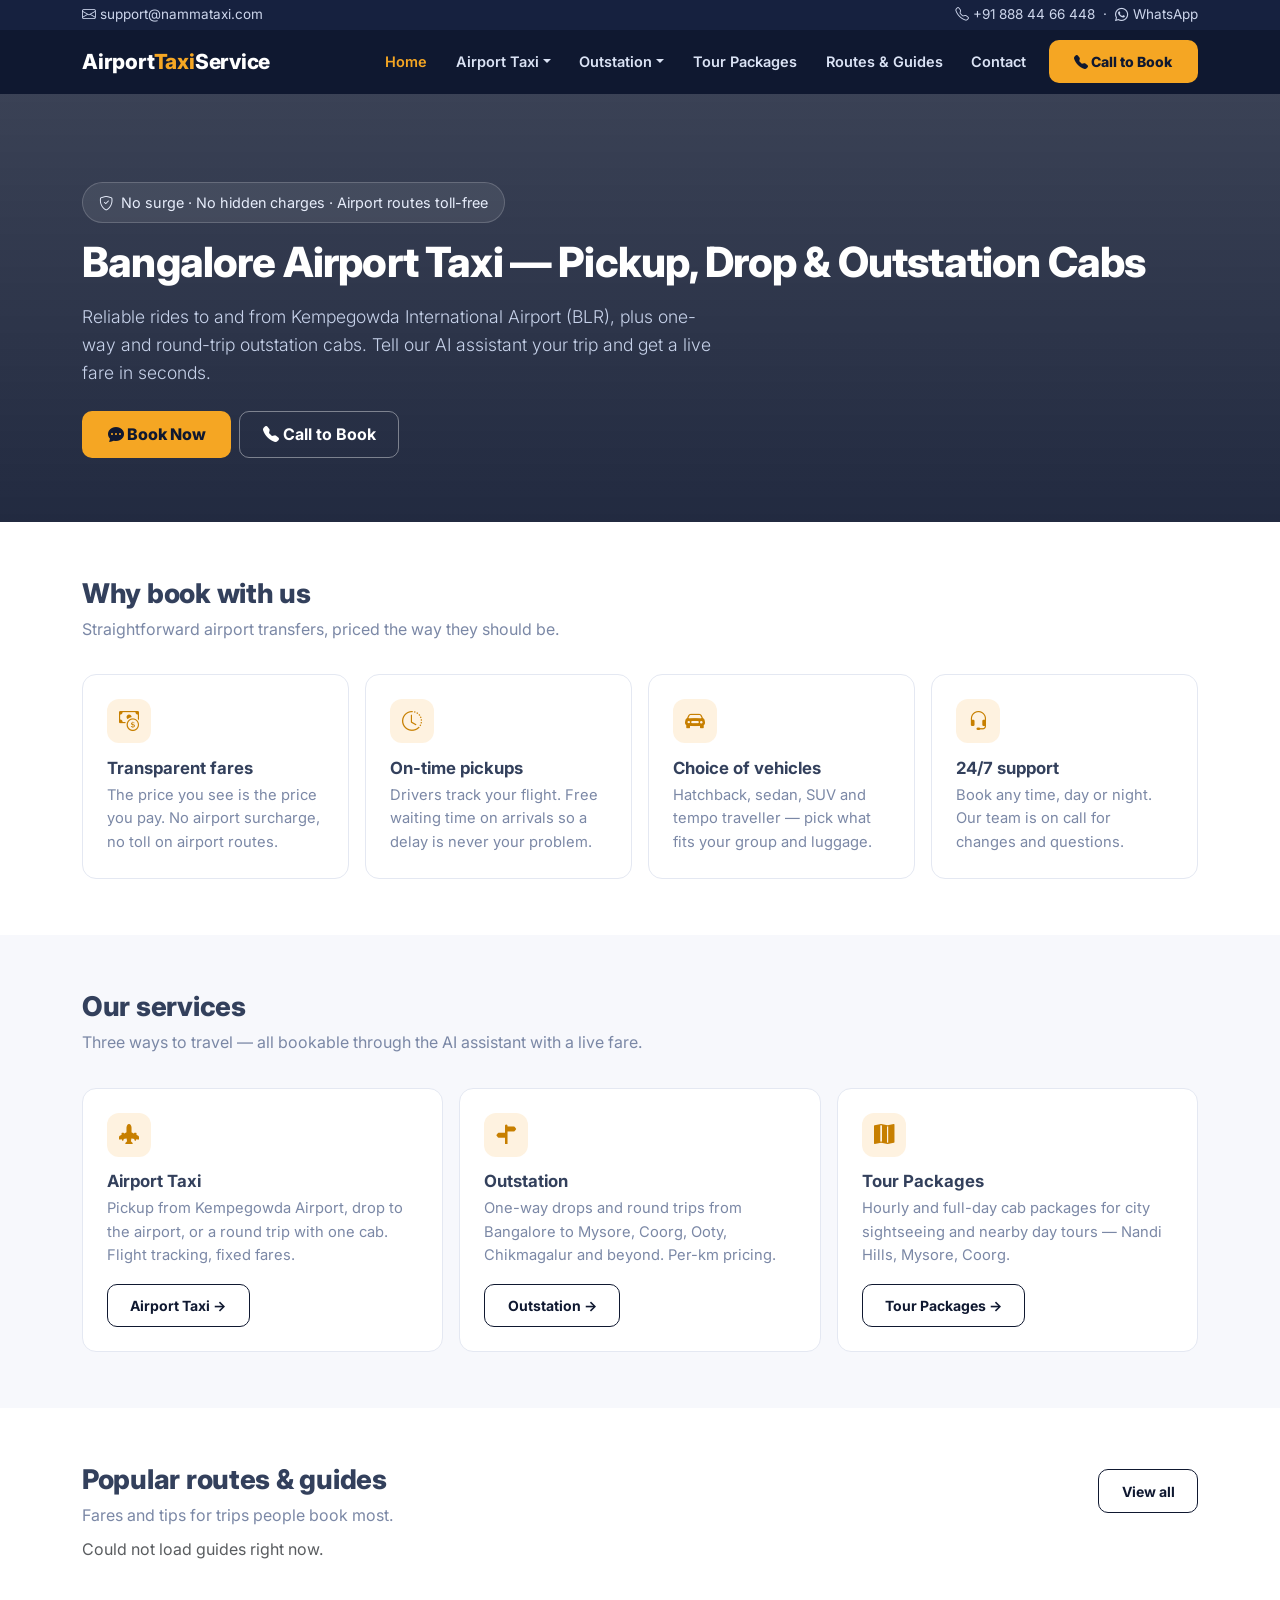
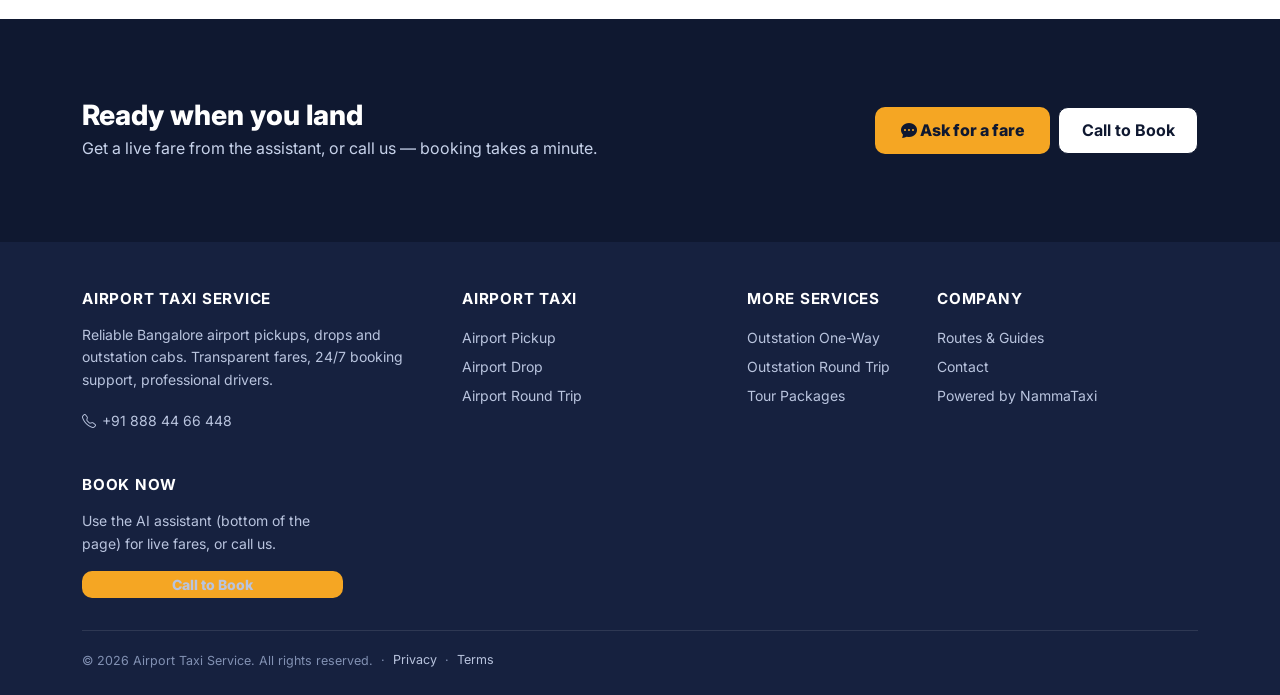
<file: index.html>
<!doctype html>
<html lang="en">
<head>
<meta charset="utf-8">
<meta name="viewport" content="width=device-width, initial-scale=1">
<title>Airport Taxi Service Bangalore | Kempegowda Airport Pickup, Drop &amp; Outstation Cabs</title>
<meta name="description" content="Book a Bangalore airport taxi for pickup, drop or round trip to Kempegowda International Airport (BLR). Transparent fares, clean cabs, 24/7 booking support. Get a live fare in seconds with our AI assistant.">
<meta name="keywords" content="airport taxi service bangalore, bangalore airport taxi, kempegowda airport cab, BLR airport pickup, BLR airport drop, airport round trip taxi, outstation cabs bangalore, bangalore tour packages">
<link rel="canonical" href="https://airporttaxiservice.in/">
<meta name="robots" content="index, follow">

<meta property="og:type" content="website">
<meta property="og:site_name" content="Airport Taxi Service">
<meta property="og:title" content="Airport Taxi Service Bangalore | Airport Pickup, Drop & Outstation Cabs">
<meta property="og:description" content="Bangalore airport taxi for pickup, drop and round trips to Kempegowda International Airport. Transparent fares, 24/7 booking, AI assistant for live quotes.">
<meta property="og:url" content="https://airporttaxiservice.in/">
<meta property="og:image" content="https://airporttaxiservice.in/assets/img/og-cover.jpg">
<meta name="twitter:card" content="summary_large_image">
<meta name="twitter:title" content="Airport Taxi Service Bangalore">
<meta name="twitter:description" content="Airport pickup, drop and outstation cabs in Bangalore. Live fares from our AI assistant.">

<link rel="preconnect" href="https://fonts.googleapis.com">
<link rel="preconnect" href="https://fonts.gstatic.com" crossorigin>
<link href="https://fonts.googleapis.com/css2?family=Inter:wght@400;500;600;700;800&display=swap" rel="stylesheet">
<link href="https://cdn.jsdelivr.net/npm/bootstrap@5.3.3/dist/css/bootstrap.min.css" rel="stylesheet">
<link href="https://cdn.jsdelivr.net/npm/bootstrap-icons@1.11.3/font/bootstrap-icons.css" rel="stylesheet">
<link rel="icon" href="assets/img/favicon.svg" type="image/svg+xml">
<link rel="icon" href="assets/img/favicon.ico" sizes="32x32">
<link rel="apple-touch-icon" href="assets/img/apple-touch-icon.png">
<link rel="manifest" href="site.webmanifest">
<meta name="theme-color" content="#0f1830">
<link href="assets/css/style.css" rel="stylesheet">

<script type="application/ld+json">
{
  "@context": "https://schema.org",
  "@type": "TaxiService",
  "name": "Airport Taxi Service",
  "url": "https://airporttaxiservice.in/",
  "telephone": "+91-888-44-66-448",
  "areaServed": { "@type": "City", "name": "Bengaluru" },
  "provider": { "@type": "Organization", "name": "Airport Taxi Service", "url": "https://airporttaxiservice.in/" },
  "availableChannel": { "@type": "ServiceChannel", "servicePhone": { "@type": "ContactPoint", "telephone": "+91-888-44-66-448", "contactType": "reservations", "availableLanguage": ["en","hi","kn"] } },
  "description": "Airport pickup, drop and round-trip taxi service plus outstation cabs and tour packages from Bangalore. Transparent fares, 24/7 booking."
}
</script>
<script type="application/ld+json">
{
  "@context": "https://schema.org",
  "@type": "WebSite",
  "name": "Airport Taxi Service",
  "url": "https://airporttaxiservice.in/"
}
</script>
</head>
<body data-nav="/">
<div id="site-header"></div>

<header class="hero">
  <div class="container container-tight">
    <div class="price-pill mb-3"><i class="bi bi-shield-check"></i> No surge · No hidden charges · Airport routes toll-free</div>
    <h1>Bangalore Airport Taxi — Pickup, Drop &amp; Outstation Cabs</h1>
    <p class="lead mt-3">Reliable rides to and from Kempegowda International Airport (BLR), plus one-way and round-trip outstation cabs. Tell our AI assistant your trip and get a live fare in seconds.</p>
    <div class="mt-4 d-flex flex-wrap gap-2">
      <button class="btn btn-gold" id="openChatCta"><i class="bi bi-chat-dots-fill"></i> Book Now</button>
      <a class="btn btn-outline-navy" href="tel:+918884466448" style="background:transparent;color:#fff;border-color:rgba(255,255,255,.4)"><i class="bi bi-telephone-fill"></i> Call to Book</a>
    </div>
  </div>
</header>

<section>
  <div class="container container-tight">
    <h2 class="sec-title">Why book with us</h2>
    <p class="sec-sub">Straightforward airport transfers, priced the way they should be.</p>
    <div class="row g-3">
      <div class="col-md-6 col-lg-3"><div class="feat"><div class="ic"><i class="bi bi-cash-coin fs-5"></i></div><h5>Transparent fares</h5><p>The price you see is the price you pay. No airport surcharge, no toll on airport routes.</p></div></div>
      <div class="col-md-6 col-lg-3"><div class="feat"><div class="ic"><i class="bi bi-clock-history fs-5"></i></div><h5>On-time pickups</h5><p>Drivers track your flight. Free waiting time on arrivals so a delay is never your problem.</p></div></div>
      <div class="col-md-6 col-lg-3"><div class="feat"><div class="ic"><i class="bi bi-car-front-fill fs-5"></i></div><h5>Choice of vehicles</h5><p>Hatchback, sedan, SUV and tempo traveller — pick what fits your group and luggage.</p></div></div>
      <div class="col-md-6 col-lg-3"><div class="feat"><div class="ic"><i class="bi bi-headset fs-5"></i></div><h5>24/7 support</h5><p>Book any time, day or night. Our team is on call for changes and questions.</p></div></div>
    </div>
  </div>
</section>

<section style="background:var(--bg)">
  <div class="container container-tight">
    <h2 class="sec-title">Our services</h2>
    <p class="sec-sub">Three ways to travel — all bookable through the AI assistant with a live fare.</p>
    <div class="row g-3">
      <div class="col-md-4"><div class="feat h-100"><div class="ic"><i class="bi bi-airplane-engines-fill fs-5"></i></div><h5>Airport Taxi</h5><p class="mb-3">Pickup from Kempegowda Airport, drop to the airport, or a round trip with one cab. Flight tracking, fixed fares.</p><a href="airport" class="btn btn-outline-navy btn-sm">Airport Taxi &rarr;</a></div></div>
      <div class="col-md-4"><div class="feat h-100"><div class="ic"><i class="bi bi-signpost-split-fill fs-5"></i></div><h5>Outstation</h5><p class="mb-3">One-way drops and round trips from Bangalore to Mysore, Coorg, Ooty, Chikmagalur and beyond. Per-km pricing.</p><a href="outstation" class="btn btn-outline-navy btn-sm">Outstation &rarr;</a></div></div>
      <div class="col-md-4"><div class="feat h-100"><div class="ic"><i class="bi bi-map-fill fs-5"></i></div><h5>Tour Packages</h5><p class="mb-3">Hourly and full-day cab packages for city sightseeing and nearby day tours — Nandi Hills, Mysore, Coorg.</p><a href="tour-packages" class="btn btn-outline-navy btn-sm">Tour Packages &rarr;</a></div></div>
    </div>
  </div>
</section>

<section>
  <div class="container container-tight">
    <div class="d-flex justify-content-between align-items-end flex-wrap mb-2">
      <div><h2 class="sec-title">Popular routes &amp; guides</h2><p class="sec-sub mb-0">Fares and tips for trips people book most.</p></div>
      <a href="blog" class="btn btn-outline-navy btn-sm mb-3">View all</a>
    </div>
    <div class="row g-3" id="homePosts">
      <div class="col-md-4"><div class="route-card"><div class="img skeleton"></div><div class="body"><div class="skeleton" style="height:14px;width:60%;margin-bottom:8px"></div><div class="skeleton" style="height:14px;width:90%"></div></div></div></div>
      <div class="col-md-4"><div class="route-card"><div class="img skeleton"></div><div class="body"><div class="skeleton" style="height:14px;width:60%;margin-bottom:8px"></div><div class="skeleton" style="height:14px;width:90%"></div></div></div></div>
      <div class="col-md-4"><div class="route-card"><div class="img skeleton"></div><div class="body"><div class="skeleton" style="height:14px;width:60%;margin-bottom:8px"></div><div class="skeleton" style="height:14px;width:90%"></div></div></div></div>
    </div>
  </div>
</section>

<section class="cta-band">
  <div class="container container-tight d-flex flex-wrap justify-content-between align-items-center gap-3 py-4">
    <div><h3 class="mb-1">Ready when you land</h3><p>Get a live fare from the assistant, or call us — booking takes a minute.</p></div>
    <div class="d-flex gap-2"><button class="btn btn-gold" id="openChatCta2"><i class="bi bi-chat-dots-fill"></i> Ask for a fare</button><a class="btn btn-outline-navy" href="tel:+918884466448" style="background:#fff">Call to Book</a></div>
  </div>
</section>

<div id="site-footer"></div>

<script src="https://cdn.jsdelivr.net/npm/bootstrap@5.3.3/dist/js/bootstrap.bundle.min.js"></script>
<script src="assets/js/config.js"></script>
<script src="assets/js/site.js"></script>
<script>
  ATSsite.api.list({ per_page: 6 }).then(function (res) {
    var box = document.getElementById('homePosts');
    if (!res.data || !res.data.length) { box.innerHTML = '<div class="col-12 text-muted">Guides coming soon.</div>'; return; }
    box.innerHTML = res.data.map(function (p) { return '<div class="col-md-4">' + ATSsite.postCard(p) + '</div>'; }).join('');
  }).catch(function () {
    document.getElementById('homePosts').innerHTML = '<div class="col-12 text-muted">Could not load guides right now.</div>';
  });
  function openChat(){ var b=document.querySelector('#nt-chatbot-embed'); if(b&&b.shadowRoot){var l=b.shadowRoot.querySelector('.launcher'); if(l) l.click();} }
  document.getElementById('openChatCta').addEventListener('click', openChat);
  document.getElementById('openChatCta2').addEventListener('click', openChat);
</script>
<!-- AI Booking Assistant -->
<script src="https://nammataxi.com/embed/chatbot.js" data-brand="airporttaxi" data-source="airporttaxi" defer></script>
</body>
</html>
</file>
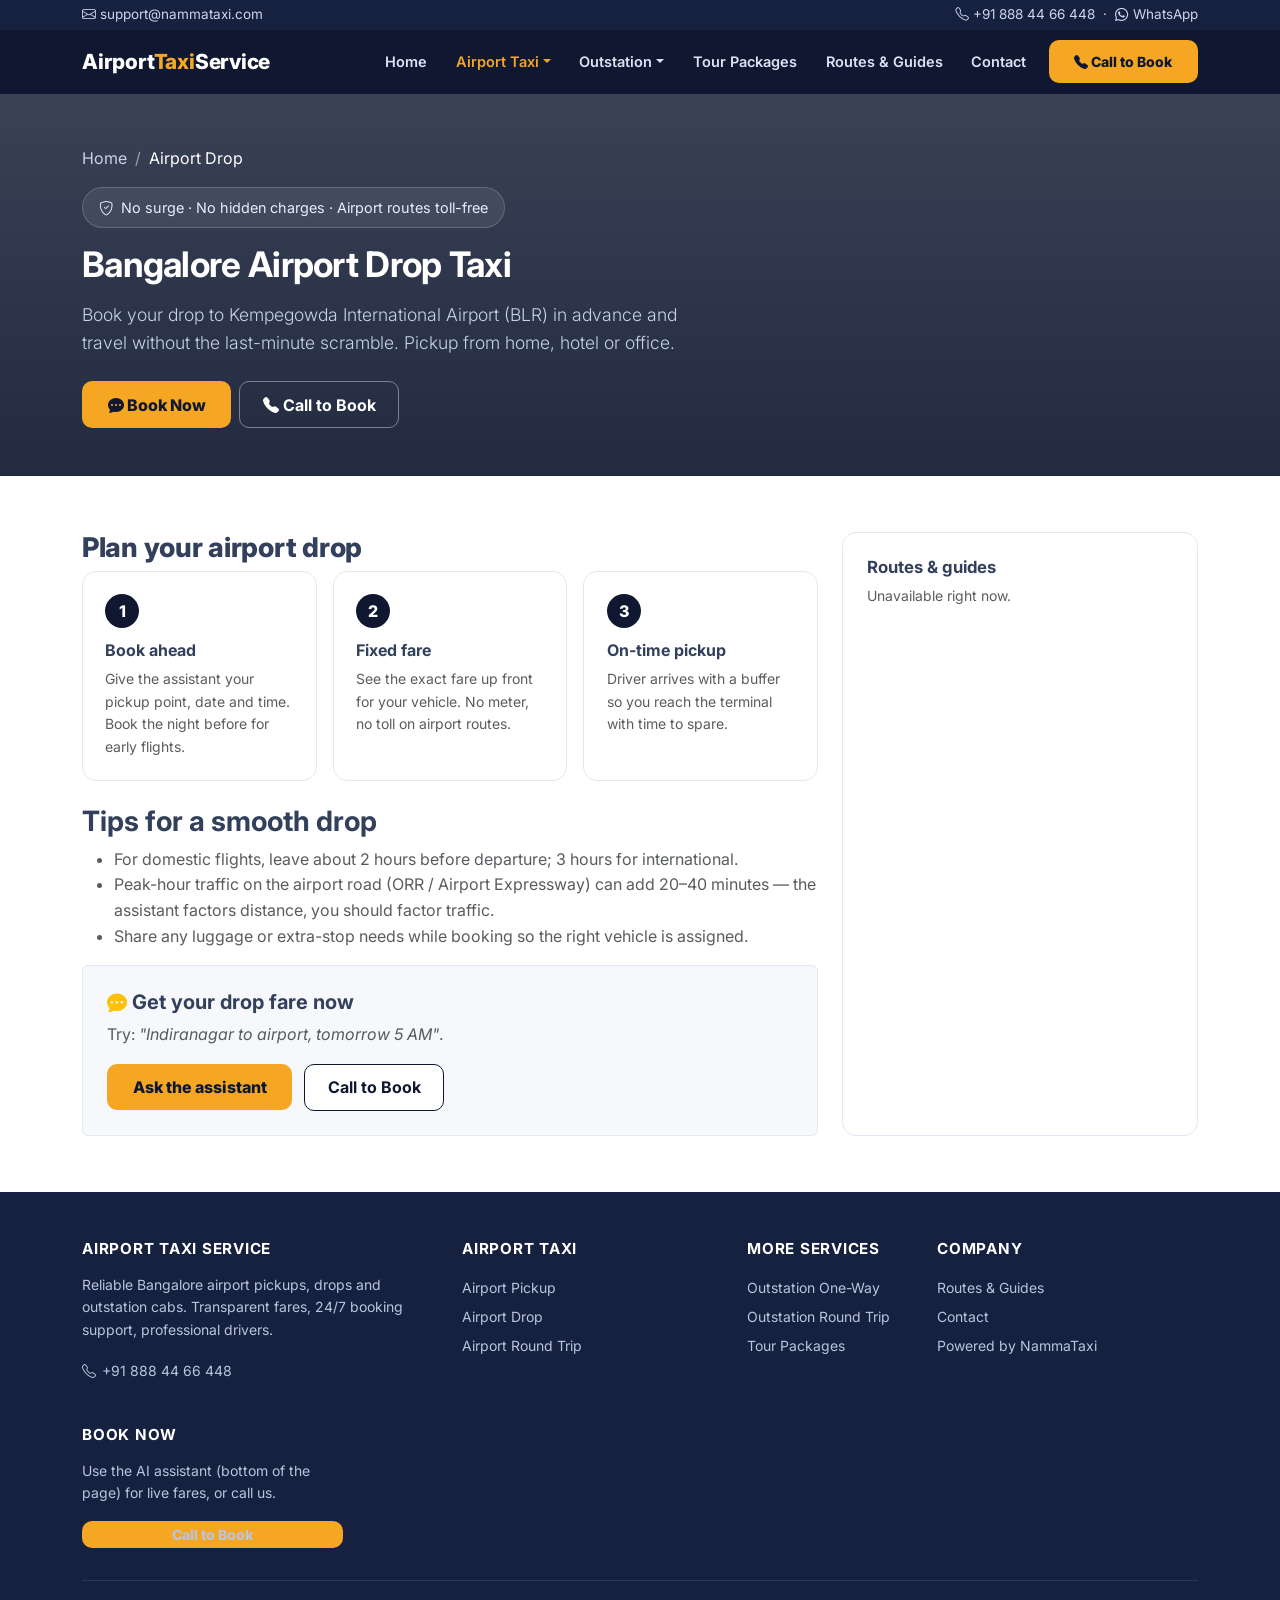
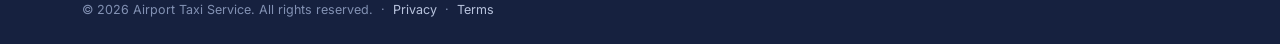
<file: airport-drop.html>
<!doctype html>
<html lang="en">
<head>
<meta charset="utf-8">
<meta name="viewport" content="width=device-width, initial-scale=1">
<title>Bangalore Airport Drop Taxi | City to Kempegowda Airport Cab Booking</title>
<meta name="description" content="Book an airport drop taxi from anywhere in Bangalore to Kempegowda International Airport (BLR). Book ahead, fixed fare, on-time pickup, no toll on airport routes. Get a live quote from our AI assistant.">
<meta name="keywords" content="bangalore airport drop taxi, city to kempegowda airport cab, BLR airport drop booking, advance airport taxi bangalore, early morning airport cab bangalore">
<link rel="canonical" href="https://airporttaxiservice.in/airport-drop">
<meta name="robots" content="index, follow">

<meta property="og:type" content="website">
<meta property="og:site_name" content="Airport Taxi Service">
<meta property="og:title" content="Bangalore Airport Drop Taxi | City to Kempegowda Airport">
<meta property="og:description" content="Airport drop from anywhere in Bangalore to Kempegowda International Airport (BLR). Book ahead, fixed fare, on-time pickup.">
<meta property="og:url" content="https://airporttaxiservice.in/airport-drop">
<meta property="og:image" content="https://airporttaxiservice.in/assets/img/og-cover.jpg">
<meta name="twitter:card" content="summary_large_image">
<meta name="twitter:title" content="Bangalore Airport Drop Taxi">
<meta name="twitter:description" content="City to Kempegowda Airport, booked ahead, fixed fare, on time.">

<link rel="preconnect" href="https://fonts.googleapis.com">
<link rel="preconnect" href="https://fonts.gstatic.com" crossorigin>
<link href="https://fonts.googleapis.com/css2?family=Inter:wght@400;500;600;700;800&display=swap" rel="stylesheet">
<link href="https://cdn.jsdelivr.net/npm/bootstrap@5.3.3/dist/css/bootstrap.min.css" rel="stylesheet">
<link href="https://cdn.jsdelivr.net/npm/bootstrap-icons@1.11.3/font/bootstrap-icons.css" rel="stylesheet">
<link rel="icon" href="assets/img/favicon.svg" type="image/svg+xml">
<link rel="icon" href="assets/img/favicon.ico" sizes="32x32">
<link rel="apple-touch-icon" href="assets/img/apple-touch-icon.png">
<link rel="manifest" href="site.webmanifest">
<meta name="theme-color" content="#0f1830">
<link href="assets/css/style.css" rel="stylesheet">

<script type="application/ld+json">
{
  "@context": "https://schema.org",
  "@type": "Service",
  "serviceType": "Airport drop taxi",
  "provider": { "@type": "TaxiService", "name": "Airport Taxi Service", "areaServed": "Bengaluru, Karnataka, India", "telephone": "+91-888-44-66-448" },
  "areaServed": { "@type": "City", "name": "Bengaluru" },
  "description": "Airport drop taxi from any location in Bangalore to Kempegowda International Airport (BLR). Advance booking, fixed fare, on-time pickup.",
  "url": "https://airporttaxiservice.in/airport-drop"
}
</script>
<script type="application/ld+json">
{
  "@context": "https://schema.org",
  "@type": "BreadcrumbList",
  "itemListElement": [
    { "@type": "ListItem", "position": 1, "name": "Home", "item": "https://airporttaxiservice.in/" },
    { "@type": "ListItem", "position": 2, "name": "Airport Drop", "item": "https://airporttaxiservice.in/airport-drop" }
  ]
}
</script>
</head>
<body data-nav="/airport-drop">
<div id="site-header"></div>

<header class="hero hero-inner">
  <div class="container container-tight">
    <nav aria-label="breadcrumb"><ol class="breadcrumb" style="--bs-breadcrumb-divider:'/'"><li class="breadcrumb-item"><a href="/">Home</a></li><li class="breadcrumb-item active">Airport Drop</li></ol></nav>
    <div class="price-pill mb-3"><i class="bi bi-shield-check"></i> No surge · No hidden charges · Airport routes toll-free</div>
    <h1 class="fw-bold">Bangalore Airport Drop Taxi</h1>
    <p class="lead mt-3">Book your drop to Kempegowda International Airport (BLR) in advance and travel without the last-minute scramble. Pickup from home, hotel or office.</p>
    <div class="mt-4 d-flex flex-wrap gap-2">
      <button class="btn btn-gold" data-book-now><i class="bi bi-chat-dots-fill"></i> Book Now</button>
      <a class="btn btn-outline-navy" href="tel:+918884466448" style="background:transparent;color:#fff;border-color:rgba(255,255,255,.4)"><i class="bi bi-telephone-fill"></i> Call to Book</a>
    </div>
  </div>
</header>

<section>
  <div class="container container-tight">
    <div class="row g-4">
      <div class="col-lg-8">
        <h2 class="sec-title">Plan your airport drop</h2>
        <div class="row g-3 mb-4">
          <div class="col-md-4"><div class="step"><div class="n">1</div><h6 class="fw-bold">Book ahead</h6><p class="mb-0 text-muted small">Give the assistant your pickup point, date and time. Book the night before for early flights.</p></div></div>
          <div class="col-md-4"><div class="step"><div class="n">2</div><h6 class="fw-bold">Fixed fare</h6><p class="mb-0 text-muted small">See the exact fare up front for your vehicle. No meter, no toll on airport routes.</p></div></div>
          <div class="col-md-4"><div class="step"><div class="n">3</div><h6 class="fw-bold">On-time pickup</h6><p class="mb-0 text-muted small">Driver arrives with a buffer so you reach the terminal with time to spare.</p></div></div>
        </div>

        <h3 class="fw-bold mt-4">Tips for a smooth drop</h3>
        <ul class="text-muted">
          <li>For domestic flights, leave about 2 hours before departure; 3 hours for international.</li>
          <li>Peak-hour traffic on the airport road (ORR / Airport Expressway) can add 20–40 minutes — the assistant factors distance, you should factor traffic.</li>
          <li>Share any luggage or extra-stop needs while booking so the right vehicle is assigned.</li>
        </ul>

        <div class="p-4 rounded" style="background:var(--bg);border:1px solid var(--line)">
          <h5 class="fw-bold mb-2"><i class="bi bi-chat-dots-fill text-warning"></i> Get your drop fare now</h5>
          <p class="text-muted mb-3">Try: <em>"Indiranagar to airport, tomorrow 5 AM"</em>.</p>
          <button class="btn btn-gold" onclick="ATSopenChat()">Ask the assistant</button>
          <a class="btn btn-outline-navy ms-2" href="tel:+918884466448">Call to Book</a>
        </div>
      </div>
      <div class="col-lg-4">
        <div class="feat">
          <h5 class="fw-bold">Routes &amp; guides</h5>
          <div id="dropPosts" class="mt-2 small">
            <div class="skeleton mb-2" style="height:16px"></div><div class="skeleton mb-2" style="height:16px"></div><div class="skeleton" style="height:16px"></div>
          </div>
        </div>
      </div>
    </div>
  </div>
</section>

<div id="site-footer"></div>
<script src="https://cdn.jsdelivr.net/npm/bootstrap@5.3.3/dist/js/bootstrap.bundle.min.js"></script>
<script src="assets/js/config.js"></script>
<script src="assets/js/site.js"></script>
<script>
  ATSsite.api.list({ per_page: 8 }).then(function (res) {
    var box = document.getElementById('dropPosts');
    if (!res.data || !res.data.length) { box.innerHTML = '<span class="text-muted">Guides coming soon.</span>'; return; }
    box.innerHTML = res.data.map(function (p) {
      return '<a class="d-block py-1" href="post?slug=' + encodeURIComponent(p.page_slug) + '">' + ATSsite.escapeHtml(p.title) + '</a>';
    }).join('');
  }).catch(function(){ document.getElementById('dropPosts').innerHTML = '<span class="text-muted">Unavailable right now.</span>'; });
</script>
<script src="https://nammataxi.com/embed/chatbot.js" data-brand="airporttaxi" data-source="airporttaxi" defer></script>
</body>
</html>
</file>
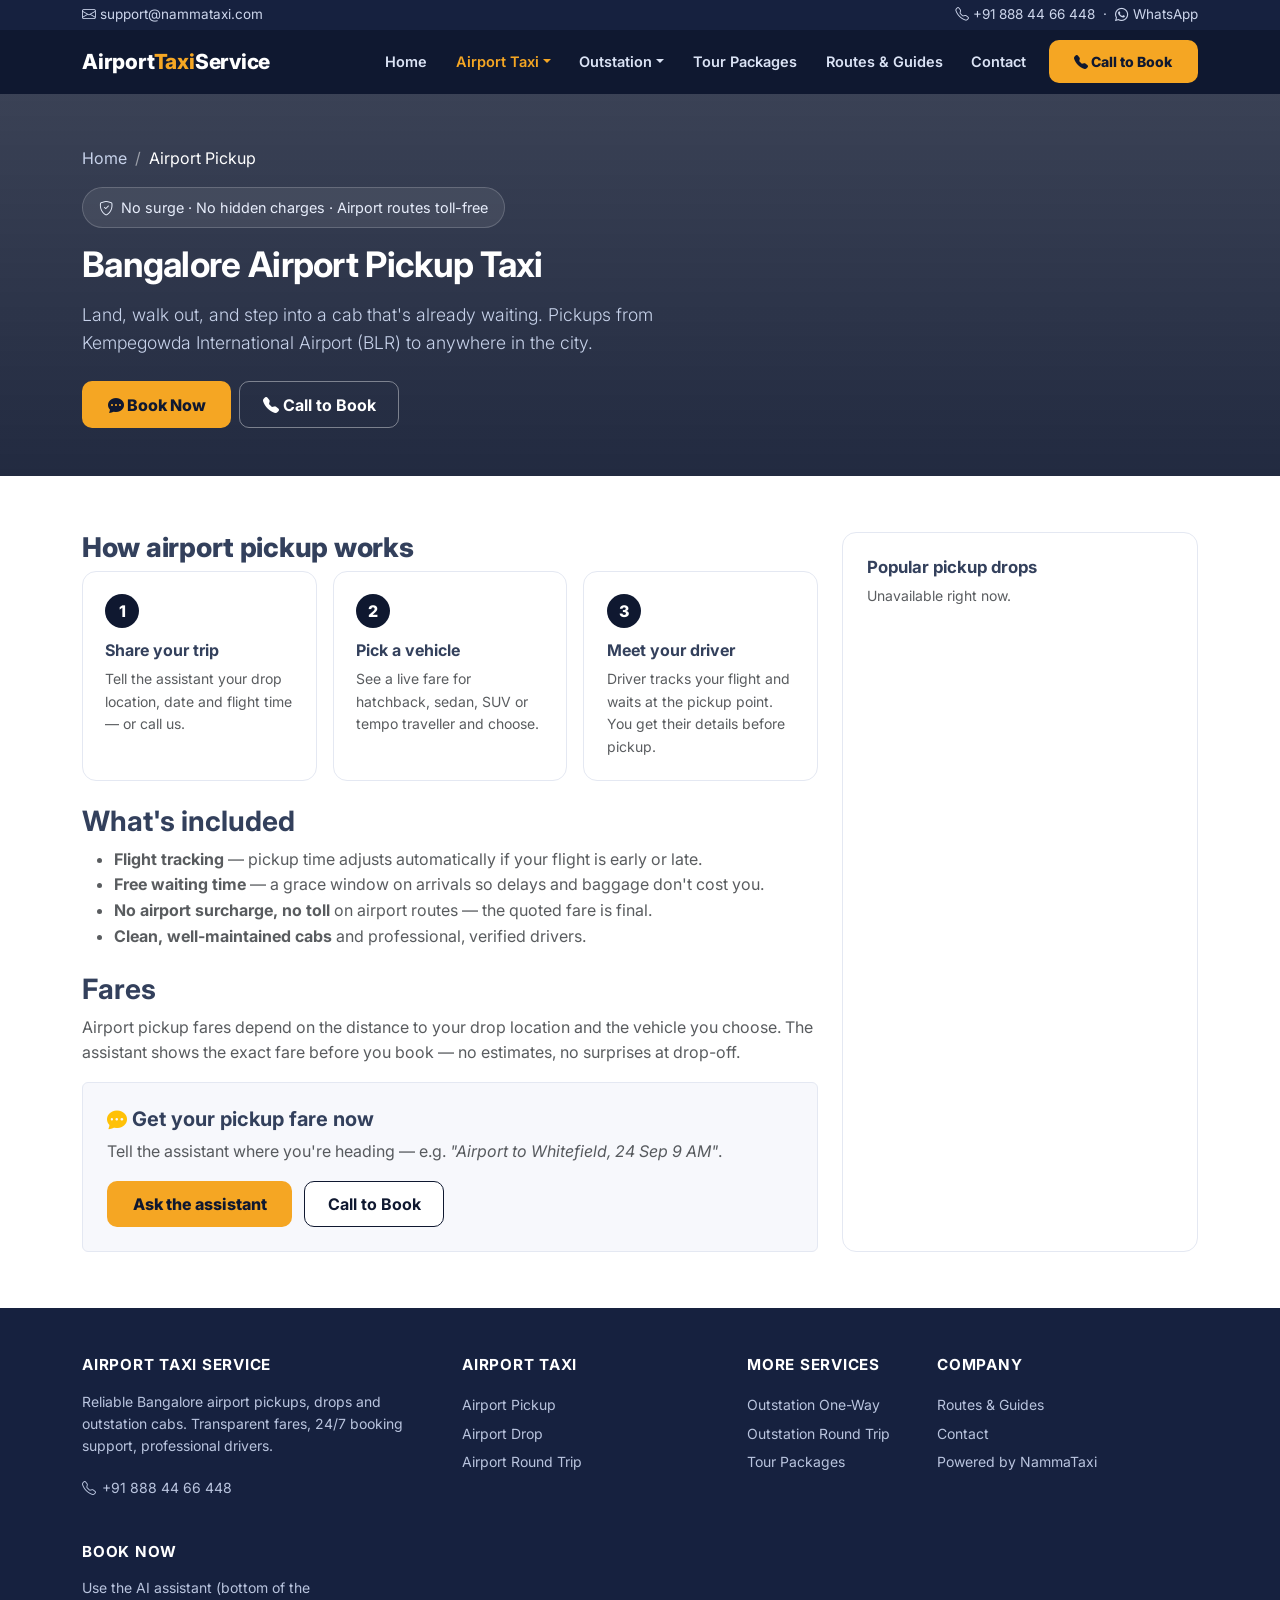
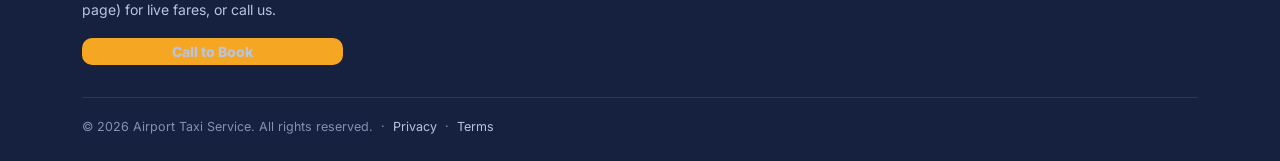
<file: airport-pickup.html>
<!doctype html>
<html lang="en">
<head>
<meta charset="utf-8">
<meta name="viewport" content="width=device-width, initial-scale=1">
<title>Bangalore Airport Pickup Taxi | Kempegowda Airport to City Cab Booking</title>
<meta name="description" content="Book an airport pickup taxi from Kempegowda International Airport (BLR) to any location in Bangalore. Flight tracking, free waiting time, transparent fares, no surge. Get a live quote from our AI assistant.">
<meta name="keywords" content="bangalore airport pickup taxi, kempegowda airport pickup cab, BLR airport to city taxi, airport arrival taxi bangalore, flight tracking airport cab bangalore">
<link rel="canonical" href="https://airporttaxiservice.in/airport-pickup">
<meta name="robots" content="index, follow">

<meta property="og:type" content="website">
<meta property="og:site_name" content="Airport Taxi Service">
<meta property="og:title" content="Bangalore Airport Pickup Taxi | Kempegowda Airport to City">
<meta property="og:description" content="Airport pickup from Kempegowda International Airport (BLR) to anywhere in Bangalore. Flight tracking, free waiting, fixed fare.">
<meta property="og:url" content="https://airporttaxiservice.in/airport-pickup">
<meta property="og:image" content="https://airporttaxiservice.in/assets/img/og-cover.jpg">
<meta name="twitter:card" content="summary_large_image">
<meta name="twitter:title" content="Bangalore Airport Pickup Taxi">
<meta name="twitter:description" content="Kempegowda Airport to city, flight tracked, free waiting, fixed fare.">

<link rel="preconnect" href="https://fonts.googleapis.com">
<link rel="preconnect" href="https://fonts.gstatic.com" crossorigin>
<link href="https://fonts.googleapis.com/css2?family=Inter:wght@400;500;600;700;800&display=swap" rel="stylesheet">
<link href="https://cdn.jsdelivr.net/npm/bootstrap@5.3.3/dist/css/bootstrap.min.css" rel="stylesheet">
<link href="https://cdn.jsdelivr.net/npm/bootstrap-icons@1.11.3/font/bootstrap-icons.css" rel="stylesheet">
<link rel="icon" href="assets/img/favicon.svg" type="image/svg+xml">
<link rel="icon" href="assets/img/favicon.ico" sizes="32x32">
<link rel="apple-touch-icon" href="assets/img/apple-touch-icon.png">
<link rel="manifest" href="site.webmanifest">
<meta name="theme-color" content="#0f1830">
<link href="assets/css/style.css" rel="stylesheet">

<script type="application/ld+json">
{
  "@context": "https://schema.org",
  "@type": "Service",
  "serviceType": "Airport pickup taxi",
  "provider": { "@type": "TaxiService", "name": "Airport Taxi Service", "areaServed": "Bengaluru, Karnataka, India", "telephone": "+91-888-44-66-448" },
  "areaServed": { "@type": "City", "name": "Bengaluru" },
  "description": "Airport pickup taxi from Kempegowda International Airport (BLR) to any location in Bangalore with flight tracking and free waiting time.",
  "url": "https://airporttaxiservice.in/airport-pickup"
}
</script>
<script type="application/ld+json">
{
  "@context": "https://schema.org",
  "@type": "BreadcrumbList",
  "itemListElement": [
    { "@type": "ListItem", "position": 1, "name": "Home", "item": "https://airporttaxiservice.in/" },
    { "@type": "ListItem", "position": 2, "name": "Airport Pickup", "item": "https://airporttaxiservice.in/airport-pickup" }
  ]
}
</script>
</head>
<body data-nav="/airport-pickup">
<div id="site-header"></div>

<header class="hero hero-inner">
  <div class="container container-tight">
    <nav aria-label="breadcrumb"><ol class="breadcrumb" style="--bs-breadcrumb-divider:'/'"><li class="breadcrumb-item"><a href="/">Home</a></li><li class="breadcrumb-item active">Airport Pickup</li></ol></nav>
    <div class="price-pill mb-3"><i class="bi bi-shield-check"></i> No surge · No hidden charges · Airport routes toll-free</div>
    <h1 class="fw-bold">Bangalore Airport Pickup Taxi</h1>
    <p class="lead mt-3">Land, walk out, and step into a cab that's already waiting. Pickups from Kempegowda International Airport (BLR) to anywhere in the city.</p>
    <div class="mt-4 d-flex flex-wrap gap-2">
      <button class="btn btn-gold" data-book-now><i class="bi bi-chat-dots-fill"></i> Book Now</button>
      <a class="btn btn-outline-navy" href="tel:+918884466448" style="background:transparent;color:#fff;border-color:rgba(255,255,255,.4)"><i class="bi bi-telephone-fill"></i> Call to Book</a>
    </div>
  </div>
</header>

<section>
  <div class="container container-tight">
    <div class="row g-4">
      <div class="col-lg-8">
        <h2 class="sec-title">How airport pickup works</h2>
        <div class="row g-3 mb-4">
          <div class="col-md-4"><div class="step"><div class="n">1</div><h6 class="fw-bold">Share your trip</h6><p class="mb-0 text-muted small">Tell the assistant your drop location, date and flight time — or call us.</p></div></div>
          <div class="col-md-4"><div class="step"><div class="n">2</div><h6 class="fw-bold">Pick a vehicle</h6><p class="mb-0 text-muted small">See a live fare for hatchback, sedan, SUV or tempo traveller and choose.</p></div></div>
          <div class="col-md-4"><div class="step"><div class="n">3</div><h6 class="fw-bold">Meet your driver</h6><p class="mb-0 text-muted small">Driver tracks your flight and waits at the pickup point. You get their details before pickup.</p></div></div>
        </div>

        <h3 class="fw-bold mt-4">What's included</h3>
        <ul class="text-muted">
          <li><strong>Flight tracking</strong> — pickup time adjusts automatically if your flight is early or late.</li>
          <li><strong>Free waiting time</strong> — a grace window on arrivals so delays and baggage don't cost you.</li>
          <li><strong>No airport surcharge, no toll</strong> on airport routes — the quoted fare is final.</li>
          <li><strong>Clean, well-maintained cabs</strong> and professional, verified drivers.</li>
        </ul>

        <h3 class="fw-bold mt-4">Fares</h3>
        <p class="text-muted">Airport pickup fares depend on the distance to your drop location and the vehicle you choose. The assistant shows the exact fare before you book — no estimates, no surprises at drop-off.</p>

        <div class="p-4 rounded" style="background:var(--bg);border:1px solid var(--line)">
          <h5 class="fw-bold mb-2"><i class="bi bi-chat-dots-fill text-warning"></i> Get your pickup fare now</h5>
          <p class="text-muted mb-3">Tell the assistant where you're heading — e.g. <em>"Airport to Whitefield, 24 Sep 9 AM"</em>.</p>
          <button class="btn btn-gold" onclick="ATSopenChat()">Ask the assistant</button>
          <a class="btn btn-outline-navy ms-2" href="tel:+918884466448">Call to Book</a>
        </div>
      </div>
      <div class="col-lg-4">
        <div class="feat">
          <h5 class="fw-bold">Popular pickup drops</h5>
          <div id="pickupPosts" class="mt-2 small">
            <div class="skeleton mb-2" style="height:16px"></div><div class="skeleton mb-2" style="height:16px"></div><div class="skeleton" style="height:16px"></div>
          </div>
        </div>
      </div>
    </div>
  </div>
</section>

<div id="site-footer"></div>
<script src="https://cdn.jsdelivr.net/npm/bootstrap@5.3.3/dist/js/bootstrap.bundle.min.js"></script>
<script src="assets/js/config.js"></script>
<script src="assets/js/site.js"></script>
<script>
  ATSsite.api.list({ per_page: 8 }).then(function (res) {
    var box = document.getElementById('pickupPosts');
    if (!res.data || !res.data.length) { box.innerHTML = '<span class="text-muted">Guides coming soon.</span>'; return; }
    box.innerHTML = res.data.map(function (p) {
      return '<a class="d-block py-1" href="post?slug=' + encodeURIComponent(p.page_slug) + '">' + ATSsite.escapeHtml(p.title) + '</a>';
    }).join('');
  }).catch(function(){ document.getElementById('pickupPosts').innerHTML = '<span class="text-muted">Unavailable right now.</span>'; });
</script>
<script src="https://nammataxi.com/embed/chatbot.js" data-brand="airporttaxi" data-source="airporttaxi" defer></script>
</body>
</html>
</file>
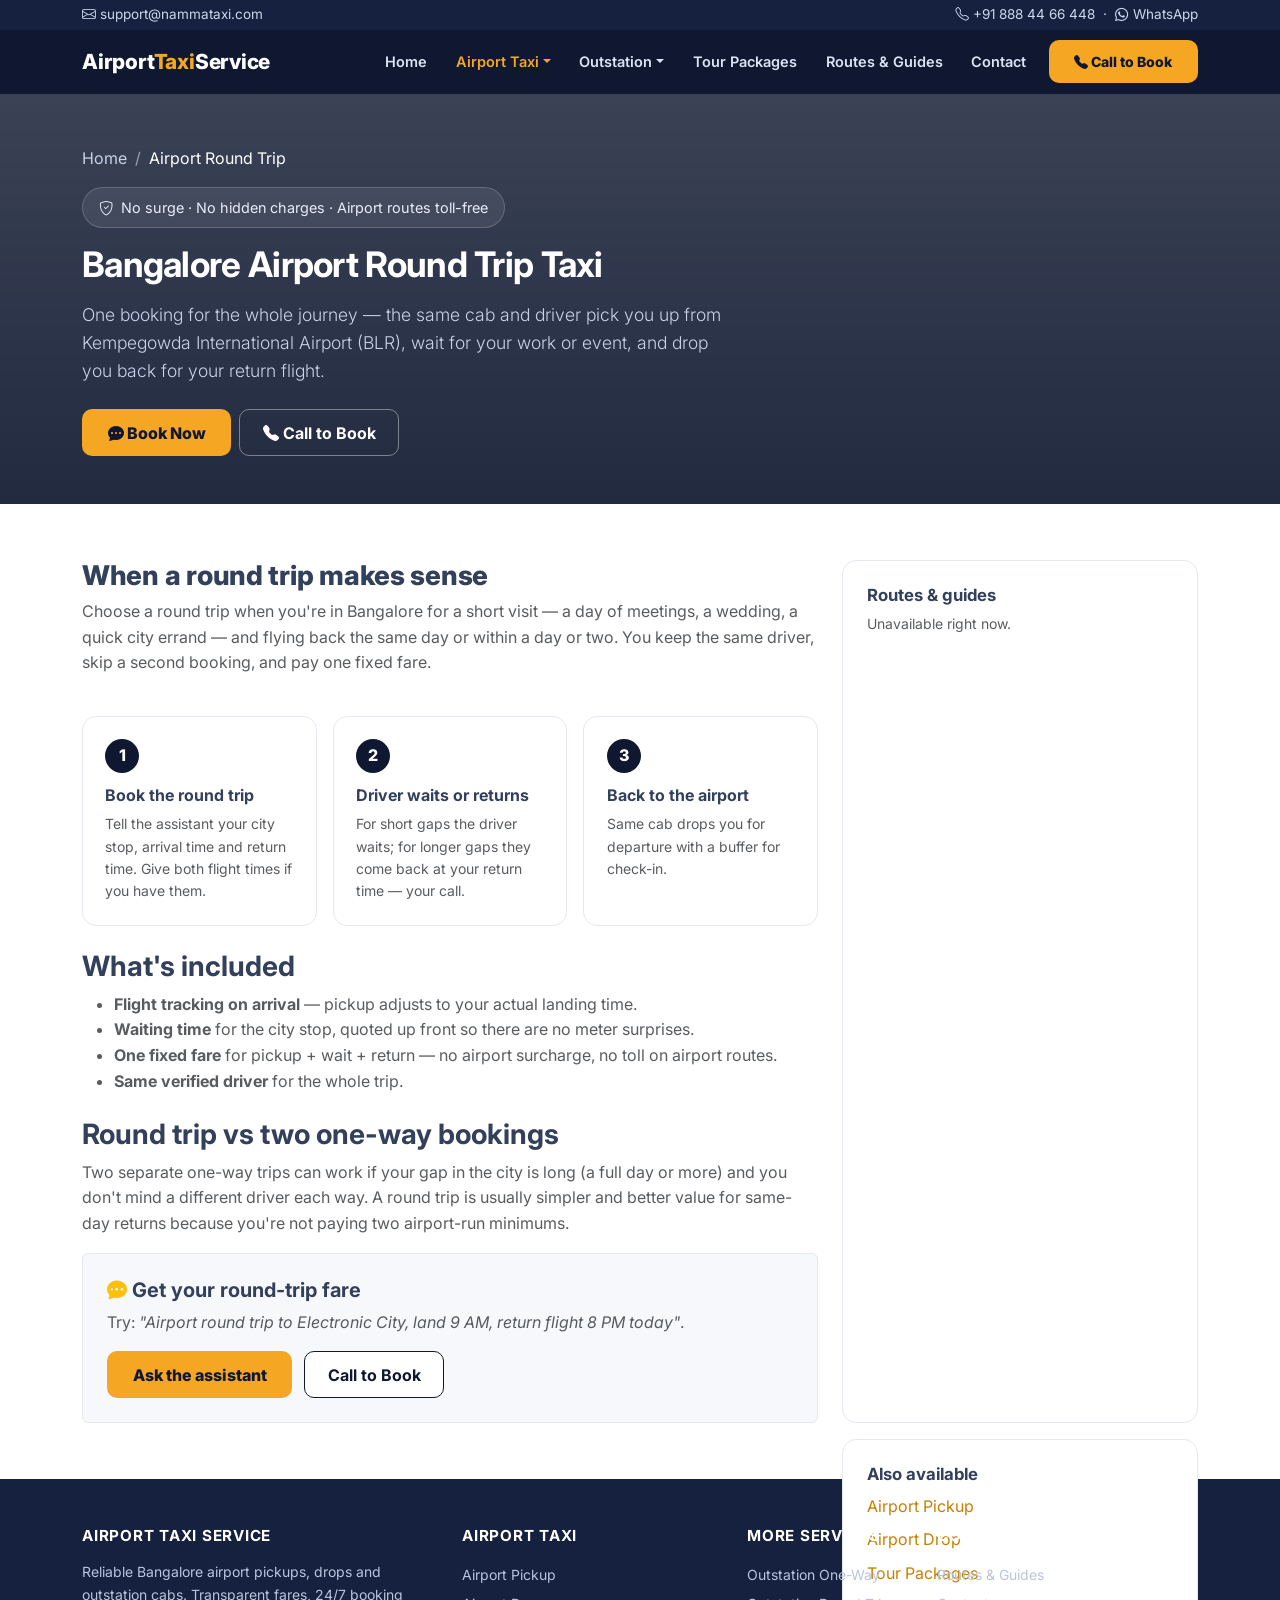
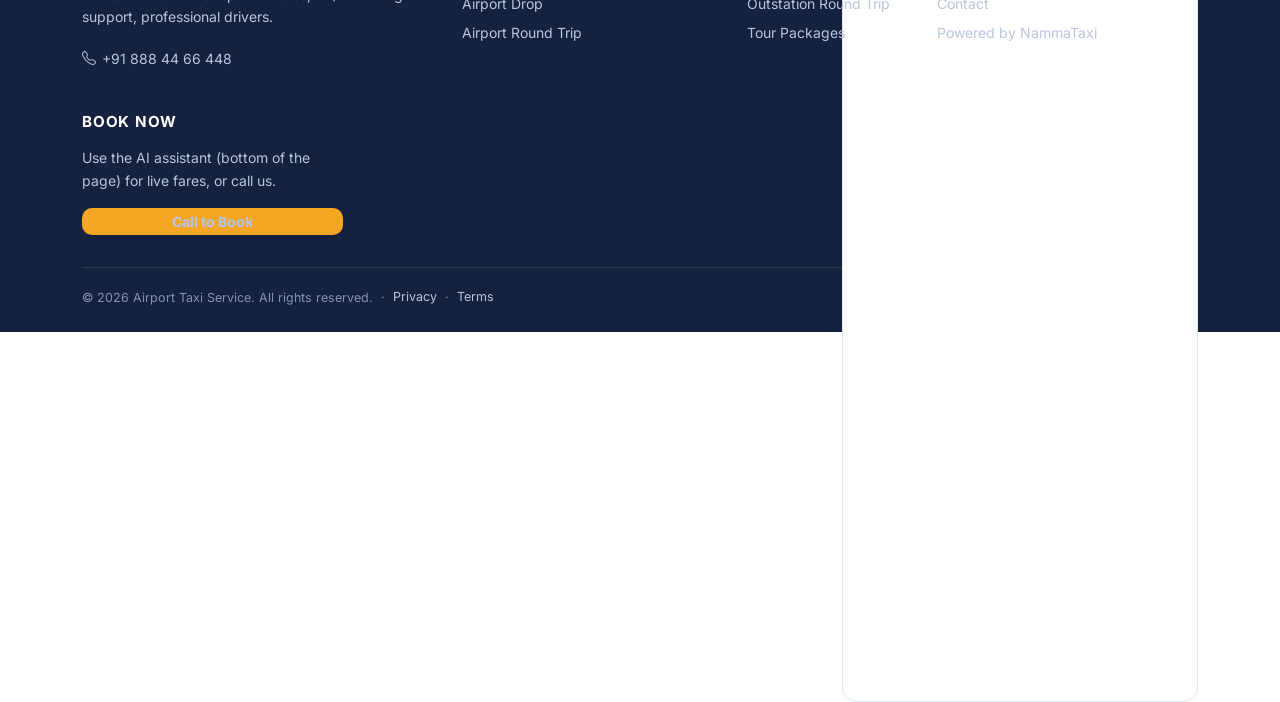
<file: airport-round-trip.html>
<!doctype html>
<html lang="en">
<head>
<meta charset="utf-8">
<meta name="viewport" content="width=device-width, initial-scale=1">
<title>Bangalore Airport Round Trip Taxi | Pickup, Wait &amp; Return Cab Booking</title>
<meta name="description" content="Book an airport round-trip taxi in Bangalore — the same cab picks you up from Kempegowda International Airport (BLR), waits, and drops you back. One booking, one driver, fixed fare. Live quotes from our AI assistant.">
<meta name="keywords" content="airport round trip taxi bangalore, kempegowda airport round trip cab, BLR airport pickup and drop, airport return taxi bangalore, airport waiting cab bangalore">
<link rel="canonical" href="https://airporttaxiservice.in/airport-round-trip">

<meta property="og:type" content="website">
<meta property="og:site_name" content="Airport Taxi Service">
<meta property="og:title" content="Bangalore Airport Round Trip Taxi | Pickup, Wait & Return">
<meta property="og:description" content="One cab, one driver — airport pickup, waiting, and return drop to Kempegowda International Airport. Fixed fare, no surge.">
<meta property="og:url" content="https://airporttaxiservice.in/airport-round-trip">
<meta property="og:image" content="https://airporttaxiservice.in/assets/img/og-cover.jpg">
<meta name="twitter:card" content="summary_large_image">
<meta name="twitter:title" content="Bangalore Airport Round Trip Taxi">
<meta name="twitter:description" content="One cab, one driver — airport pickup, waiting, and return drop. Fixed fare.">

<link rel="preconnect" href="https://fonts.googleapis.com">
<link rel="preconnect" href="https://fonts.gstatic.com" crossorigin>
<link href="https://fonts.googleapis.com/css2?family=Inter:wght@400;500;600;700;800&display=swap" rel="stylesheet">
<link href="https://cdn.jsdelivr.net/npm/bootstrap@5.3.3/dist/css/bootstrap.min.css" rel="stylesheet">
<link href="https://cdn.jsdelivr.net/npm/bootstrap-icons@1.11.3/font/bootstrap-icons.css" rel="stylesheet">
<link rel="icon" href="assets/img/favicon.svg" type="image/svg+xml">
<link rel="icon" href="assets/img/favicon.ico" sizes="32x32">
<link rel="apple-touch-icon" href="assets/img/apple-touch-icon.png">
<link rel="manifest" href="site.webmanifest">
<meta name="theme-color" content="#0f1830">
<link href="assets/css/style.css" rel="stylesheet">

<script type="application/ld+json">
{
  "@context": "https://schema.org",
  "@type": "Service",
  "serviceType": "Airport round trip taxi",
  "provider": { "@type": "TaxiService", "name": "Airport Taxi Service", "areaServed": "Bengaluru, Karnataka, India", "telephone": "+91-888-44-66-448" },
  "areaServed": { "@type": "City", "name": "Bengaluru" },
  "description": "Round-trip airport taxi in Bangalore: the same cab picks you up from Kempegowda International Airport, waits, and returns you. Fixed fare, one driver.",
  "url": "https://airporttaxiservice.in/airport-round-trip"
}
</script>
<script type="application/ld+json">
{
  "@context": "https://schema.org",
  "@type": "BreadcrumbList",
  "itemListElement": [
    { "@type": "ListItem", "position": 1, "name": "Home", "item": "https://airporttaxiservice.in/" },
    { "@type": "ListItem", "position": 2, "name": "Airport Round Trip", "item": "https://airporttaxiservice.in/airport-round-trip" }
  ]
}
</script>
</head>
<body data-nav="/airport-round-trip">
<div id="site-header"></div>

<header class="hero hero-inner">
  <div class="container container-tight">
    <nav aria-label="breadcrumb"><ol class="breadcrumb" style="--bs-breadcrumb-divider:'/'"><li class="breadcrumb-item"><a href="/">Home</a></li><li class="breadcrumb-item active">Airport Round Trip</li></ol></nav>
    <div class="price-pill mb-3"><i class="bi bi-shield-check"></i> No surge · No hidden charges · Airport routes toll-free</div>
    <h1 class="fw-bold">Bangalore Airport Round Trip Taxi</h1>
    <p class="lead mt-3">One booking for the whole journey — the same cab and driver pick you up from Kempegowda International Airport (BLR), wait for your work or event, and drop you back for your return flight.</p>
    <div class="mt-4 d-flex flex-wrap gap-2">
      <button class="btn btn-gold" data-book-now><i class="bi bi-chat-dots-fill"></i> Book Now</button>
      <a class="btn btn-outline-navy" href="tel:+918884466448" style="background:transparent;color:#fff;border-color:rgba(255,255,255,.4)"><i class="bi bi-telephone-fill"></i> Call to Book</a>
    </div>
  </div>
</header>

<section>
  <div class="container container-tight">
    <div class="row g-4">
      <div class="col-lg-8">
        <h2 class="sec-title">When a round trip makes sense</h2>
        <p class="text-muted">Choose a round trip when you're in Bangalore for a short visit — a day of meetings, a wedding, a quick city errand — and flying back the same day or within a day or two. You keep the same driver, skip a second booking, and pay one fixed fare.</p>

        <div class="row g-3 my-4">
          <div class="col-md-4"><div class="step"><div class="n">1</div><h6 class="fw-bold">Book the round trip</h6><p class="mb-0 text-muted small">Tell the assistant your city stop, arrival time and return time. Give both flight times if you have them.</p></div></div>
          <div class="col-md-4"><div class="step"><div class="n">2</div><h6 class="fw-bold">Driver waits or returns</h6><p class="mb-0 text-muted small">For short gaps the driver waits; for longer gaps they come back at your return time — your call.</p></div></div>
          <div class="col-md-4"><div class="step"><div class="n">3</div><h6 class="fw-bold">Back to the airport</h6><p class="mb-0 text-muted small">Same cab drops you for departure with a buffer for check-in.</p></div></div>
        </div>

        <h3 class="fw-bold mt-4">What's included</h3>
        <ul class="text-muted">
          <li><strong>Flight tracking on arrival</strong> — pickup adjusts to your actual landing time.</li>
          <li><strong>Waiting time</strong> for the city stop, quoted up front so there are no meter surprises.</li>
          <li><strong>One fixed fare</strong> for pickup + wait + return — no airport surcharge, no toll on airport routes.</li>
          <li><strong>Same verified driver</strong> for the whole trip.</li>
        </ul>

        <h3 class="fw-bold mt-4">Round trip vs two one-way bookings</h3>
        <p class="text-muted">Two separate one-way trips can work if your gap in the city is long (a full day or more) and you don't mind a different driver each way. A round trip is usually simpler and better value for same-day returns because you're not paying two airport-run minimums.</p>

        <div class="p-4 rounded" style="background:var(--bg);border:1px solid var(--line)">
          <h5 class="fw-bold mb-2"><i class="bi bi-chat-dots-fill text-warning"></i> Get your round-trip fare</h5>
          <p class="text-muted mb-3">Try: <em>"Airport round trip to Electronic City, land 9 AM, return flight 8 PM today"</em>.</p>
          <button class="btn btn-gold" onclick="ATSopenChat()">Ask the assistant</button>
          <a class="btn btn-outline-navy ms-2" href="tel:+918884466448">Call to Book</a>
        </div>
      </div>
      <div class="col-lg-4">
        <div class="feat">
          <h5 class="fw-bold">Routes &amp; guides</h5>
          <div id="rtPosts" class="mt-2 small">
            <div class="skeleton mb-2" style="height:16px"></div><div class="skeleton mb-2" style="height:16px"></div><div class="skeleton" style="height:16px"></div>
          </div>
        </div>
        <div class="feat mt-3">
          <h5 class="fw-bold">Also available</h5>
          <a class="d-block py-1" href="airport-pickup">Airport Pickup</a>
          <a class="d-block py-1" href="airport-drop">Airport Drop</a>
          <a class="d-block py-1" href="tour-packages">Tour Packages</a>
        </div>
      </div>
    </div>
  </div>
</section>

<div id="site-footer"></div>
<script src="https://cdn.jsdelivr.net/npm/bootstrap@5.3.3/dist/js/bootstrap.bundle.min.js"></script>
<script src="assets/js/config.js"></script>
<script src="assets/js/site.js"></script>
<script>
  ATSsite.api.list({ per_page: 8 }).then(function (res) {
    var box = document.getElementById('rtPosts');
    if (!res.data || !res.data.length) { box.innerHTML = '<span class="text-muted">Guides coming soon.</span>'; return; }
    box.innerHTML = res.data.map(function (p) {
      return '<a class="d-block py-1" href="post?slug=' + encodeURIComponent(p.page_slug) + '">' + ATSsite.escapeHtml(p.title) + '</a>';
    }).join('');
  }).catch(function(){ document.getElementById('rtPosts').innerHTML = '<span class="text-muted">Unavailable right now.</span>'; });
</script>
<script src="https://nammataxi.com/embed/chatbot.js" data-brand="airporttaxi" data-source="airporttaxi" defer></script>
</body>
</html>
</file>
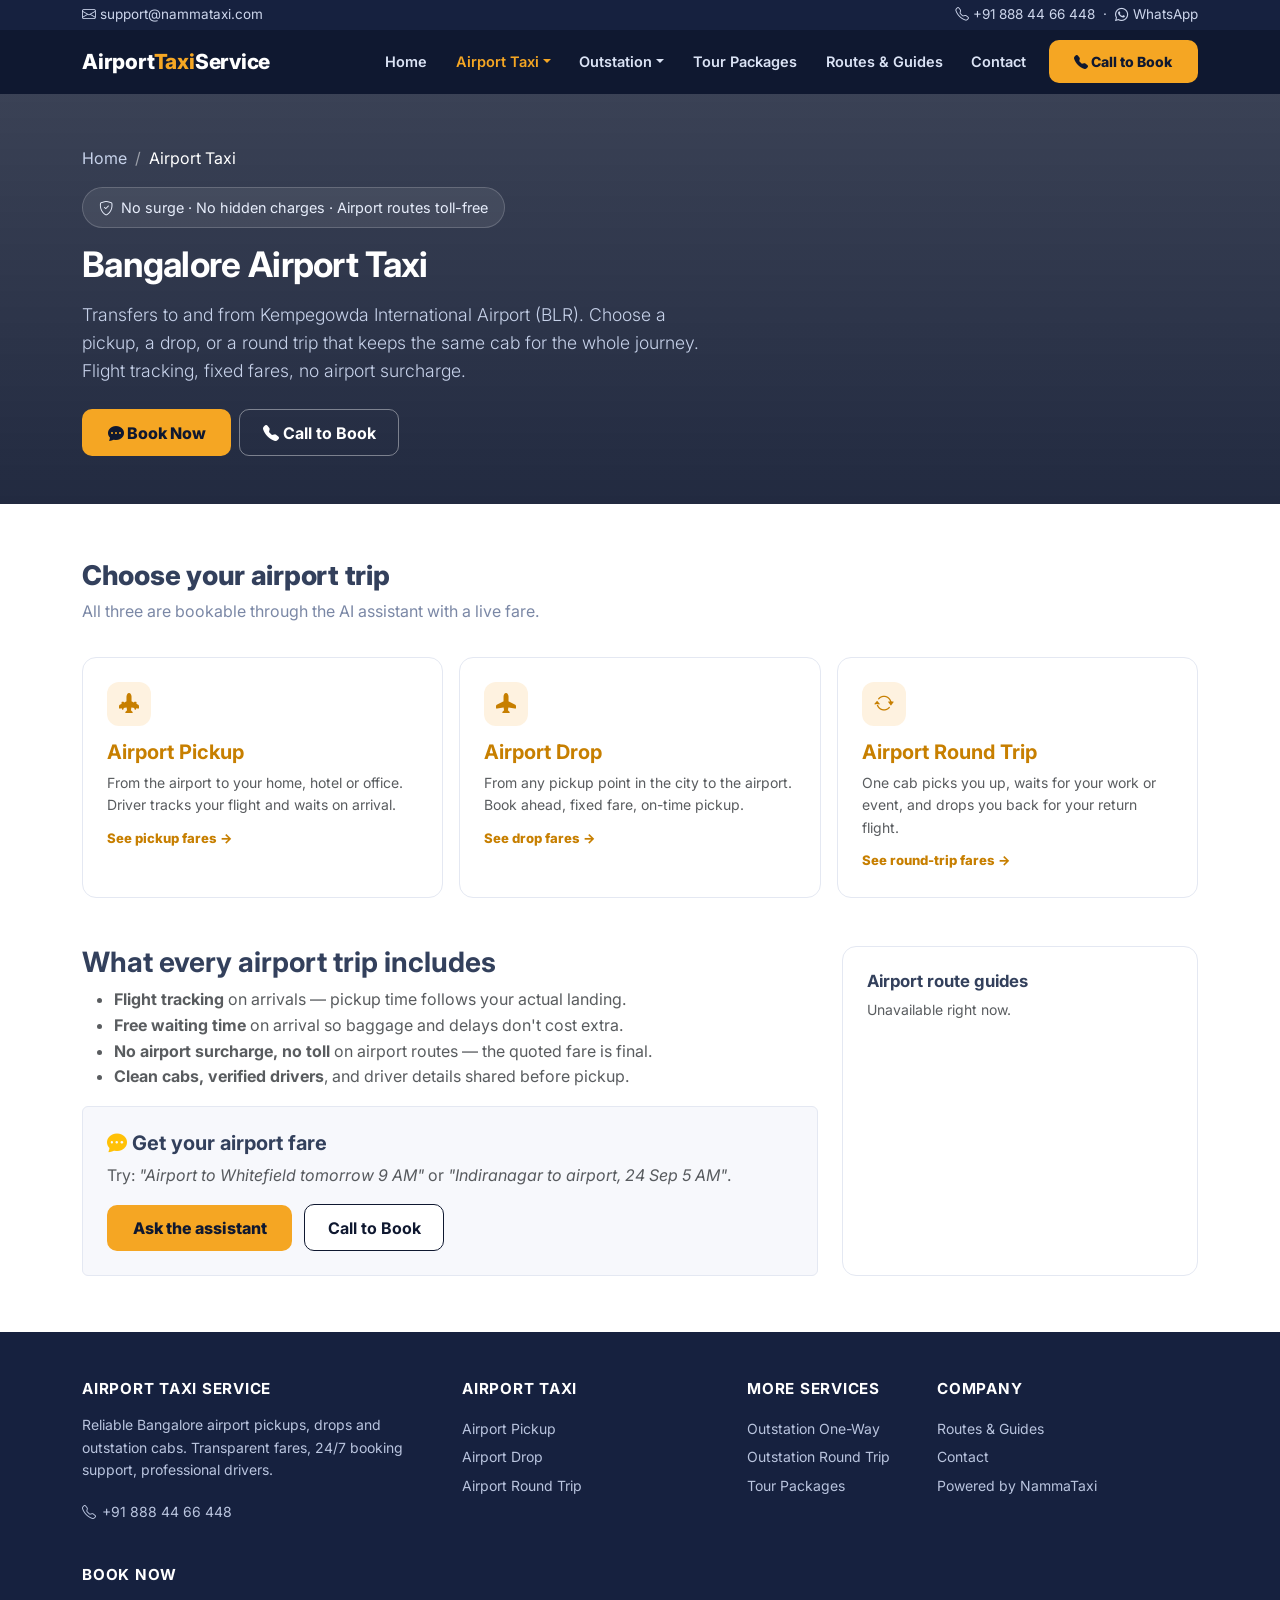
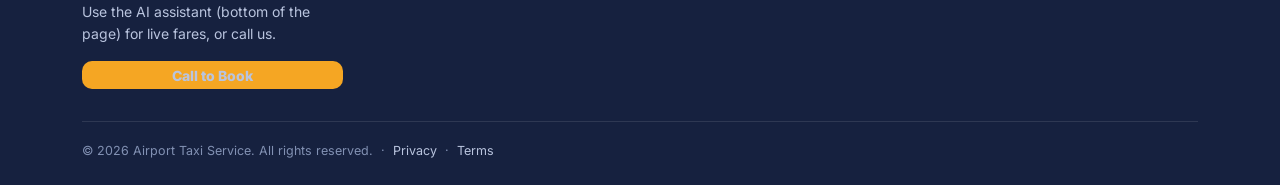
<file: airport.html>
<!doctype html>
<html lang="en">
<head>
<meta charset="utf-8">
<meta name="viewport" content="width=device-width, initial-scale=1">
<title>Bangalore Airport Taxi | Kempegowda Airport Pickup, Drop &amp; Round Trip</title>
<meta name="description" content="Bangalore airport taxi for Kempegowda International Airport (BLR) — pickup from the airport, drop to the airport, or a round trip with one cab. Flight tracking, fixed fares, no surge, 24/7 booking. Live quotes from our AI assistant.">
<meta name="keywords" content="bangalore airport taxi, kempegowda airport cab, BLR airport taxi, airport pickup drop bangalore, airport round trip taxi bangalore, airport transfer bangalore">
<link rel="canonical" href="https://airporttaxiservice.in/airport">
<meta name="robots" content="index, follow">

<meta property="og:type" content="website">
<meta property="og:site_name" content="Airport Taxi Service">
<meta property="og:title" content="Bangalore Airport Taxi | Pickup, Drop & Round Trip">
<meta property="og:description" content="Kempegowda International Airport (BLR) pickups, drops and round trips. Flight tracking, fixed fares, 24/7 booking.">
<meta property="og:url" content="https://airporttaxiservice.in/airport">
<meta property="og:image" content="https://airporttaxiservice.in/assets/img/og-cover.jpg">
<meta name="twitter:card" content="summary_large_image">
<meta name="twitter:title" content="Bangalore Airport Taxi">
<meta name="twitter:description" content="Kempegowda Airport pickups, drops and round trips. Fixed fares, no surge.">

<link rel="preconnect" href="https://fonts.googleapis.com">
<link rel="preconnect" href="https://fonts.gstatic.com" crossorigin>
<link href="https://fonts.googleapis.com/css2?family=Inter:wght@400;500;600;700;800&display=swap" rel="stylesheet">
<link href="https://cdn.jsdelivr.net/npm/bootstrap@5.3.3/dist/css/bootstrap.min.css" rel="stylesheet">
<link href="https://cdn.jsdelivr.net/npm/bootstrap-icons@1.11.3/font/bootstrap-icons.css" rel="stylesheet">
<link rel="icon" href="assets/img/favicon.svg" type="image/svg+xml">
<link rel="icon" href="assets/img/favicon.ico" sizes="32x32">
<link rel="apple-touch-icon" href="assets/img/apple-touch-icon.png">
<link rel="manifest" href="site.webmanifest">
<meta name="theme-color" content="#0f1830">
<link href="assets/css/style.css" rel="stylesheet">

<script type="application/ld+json">
{
  "@context": "https://schema.org",
  "@type": "Service",
  "serviceType": "Airport taxi transfer",
  "provider": { "@type": "TaxiService", "name": "Airport Taxi Service", "areaServed": "Bengaluru, Karnataka, India", "telephone": "+91-888-44-66-448" },
  "areaServed": { "@type": "City", "name": "Bengaluru" },
  "description": "Airport taxi service for Kempegowda International Airport (BLR): pickup from the airport, drop to the airport, and round trips with one cab. Flight tracking and fixed fares.",
  "url": "https://airporttaxiservice.in/airport"
}
</script>
<script type="application/ld+json">
{
  "@context": "https://schema.org",
  "@type": "BreadcrumbList",
  "itemListElement": [
    { "@type": "ListItem", "position": 1, "name": "Home", "item": "https://airporttaxiservice.in/" },
    { "@type": "ListItem", "position": 2, "name": "Airport Taxi", "item": "https://airporttaxiservice.in/airport" }
  ]
}
</script>
</head>
<body data-nav="/airport">
<div id="site-header"></div>

<header class="hero hero-inner">
  <div class="container container-tight">
    <nav aria-label="breadcrumb"><ol class="breadcrumb" style="--bs-breadcrumb-divider:'/'"><li class="breadcrumb-item"><a href="/">Home</a></li><li class="breadcrumb-item active">Airport Taxi</li></ol></nav>
    <div class="price-pill mb-3"><i class="bi bi-shield-check"></i> No surge · No hidden charges · Airport routes toll-free</div>
    <h1 class="fw-bold">Bangalore Airport Taxi</h1>
    <p class="lead mt-3">Transfers to and from Kempegowda International Airport (BLR). Choose a pickup, a drop, or a round trip that keeps the same cab for the whole journey. Flight tracking, fixed fares, no airport surcharge.</p>
    <div class="mt-4 d-flex flex-wrap gap-2">
      <button class="btn btn-gold" data-book-now><i class="bi bi-chat-dots-fill"></i> Book Now</button>
      <a class="btn btn-outline-navy" href="tel:+918884466448" style="background:transparent;color:#fff;border-color:rgba(255,255,255,.4)"><i class="bi bi-telephone-fill"></i> Call to Book</a>
    </div>
  </div>
</header>

<section>
  <div class="container container-tight">
    <h2 class="sec-title">Choose your airport trip</h2>
    <p class="sec-sub">All three are bookable through the AI assistant with a live fare.</p>
    <div class="row g-3 mb-5">
      <div class="col-md-4">
        <a class="route-card p-4" href="airport-pickup" style="display:block">
          <div class="feat-ic" style="width:44px;height:44px;border-radius:12px;background:rgba(245,166,35,.14);color:var(--gold-d);display:flex;align-items:center;justify-content:center;margin-bottom:.9rem"><i class="bi bi-airplane-engines-fill fs-5"></i></div>
          <h5 class="fw-bold">Airport Pickup</h5>
          <p class="text-muted small mb-2">From the airport to your home, hotel or office. Driver tracks your flight and waits on arrival.</p>
          <span class="from">See pickup fares &rarr;</span>
        </a>
      </div>
      <div class="col-md-4">
        <a class="route-card p-4" href="airport-drop" style="display:block">
          <div class="feat-ic" style="width:44px;height:44px;border-radius:12px;background:rgba(245,166,35,.14);color:var(--gold-d);display:flex;align-items:center;justify-content:center;margin-bottom:.9rem"><i class="bi bi-airplane-fill fs-5"></i></div>
          <h5 class="fw-bold">Airport Drop</h5>
          <p class="text-muted small mb-2">From any pickup point in the city to the airport. Book ahead, fixed fare, on-time pickup.</p>
          <span class="from">See drop fares &rarr;</span>
        </a>
      </div>
      <div class="col-md-4">
        <a class="route-card p-4" href="airport-round-trip" style="display:block">
          <div class="feat-ic" style="width:44px;height:44px;border-radius:12px;background:rgba(245,166,35,.14);color:var(--gold-d);display:flex;align-items:center;justify-content:center;margin-bottom:.9rem"><i class="bi bi-arrow-repeat fs-5"></i></div>
          <h5 class="fw-bold">Airport Round Trip</h5>
          <p class="text-muted small mb-2">One cab picks you up, waits for your work or event, and drops you back for your return flight.</p>
          <span class="from">See round-trip fares &rarr;</span>
        </a>
      </div>
    </div>

    <div class="row g-4">
      <div class="col-lg-8">
        <h3 class="fw-bold">What every airport trip includes</h3>
        <ul class="text-muted">
          <li><strong>Flight tracking</strong> on arrivals — pickup time follows your actual landing.</li>
          <li><strong>Free waiting time</strong> on arrival so baggage and delays don't cost extra.</li>
          <li><strong>No airport surcharge, no toll</strong> on airport routes — the quoted fare is final.</li>
          <li><strong>Clean cabs, verified drivers</strong>, and driver details shared before pickup.</li>
        </ul>

        <div class="p-4 rounded mt-3" style="background:var(--bg);border:1px solid var(--line)">
          <h5 class="fw-bold mb-2"><i class="bi bi-chat-dots-fill text-warning"></i> Get your airport fare</h5>
          <p class="text-muted mb-3">Try: <em>"Airport to Whitefield tomorrow 9 AM"</em> or <em>"Indiranagar to airport, 24 Sep 5 AM"</em>.</p>
          <button class="btn btn-gold" onclick="ATSopenChat()">Ask the assistant</button>
          <a class="btn btn-outline-navy ms-2" href="tel:+918884466448">Call to Book</a>
        </div>
      </div>
      <div class="col-lg-4">
        <div class="feat">
          <h5 class="fw-bold">Airport route guides</h5>
          <div id="apPosts" class="mt-2 small">
            <div class="skeleton mb-2" style="height:16px"></div><div class="skeleton mb-2" style="height:16px"></div><div class="skeleton" style="height:16px"></div>
          </div>
        </div>
      </div>
    </div>
  </div>
</section>

<div id="site-footer"></div>
<script src="https://cdn.jsdelivr.net/npm/bootstrap@5.3.3/dist/js/bootstrap.bundle.min.js"></script>
<script src="assets/js/config.js"></script>
<script src="assets/js/site.js"></script>
<script>
  ATSsite.api.list({ per_page: 8 }).then(function (res) {
    var box = document.getElementById('apPosts');
    if (!res.data || !res.data.length) { box.innerHTML = '<span class="text-muted">Guides coming soon.</span>'; return; }
    box.innerHTML = res.data.map(function (p) {
      return '<a class="d-block py-1" href="post?slug=' + encodeURIComponent(p.page_slug) + '">' + ATSsite.escapeHtml(p.title) + '</a>';
    }).join('');
  }).catch(function(){ document.getElementById('apPosts').innerHTML = '<span class="text-muted">Unavailable right now.</span>'; });
</script>
<script src="https://nammataxi.com/embed/chatbot.js" data-brand="airporttaxi" data-source="airporttaxi" defer></script>
</body>
</html>
</file>
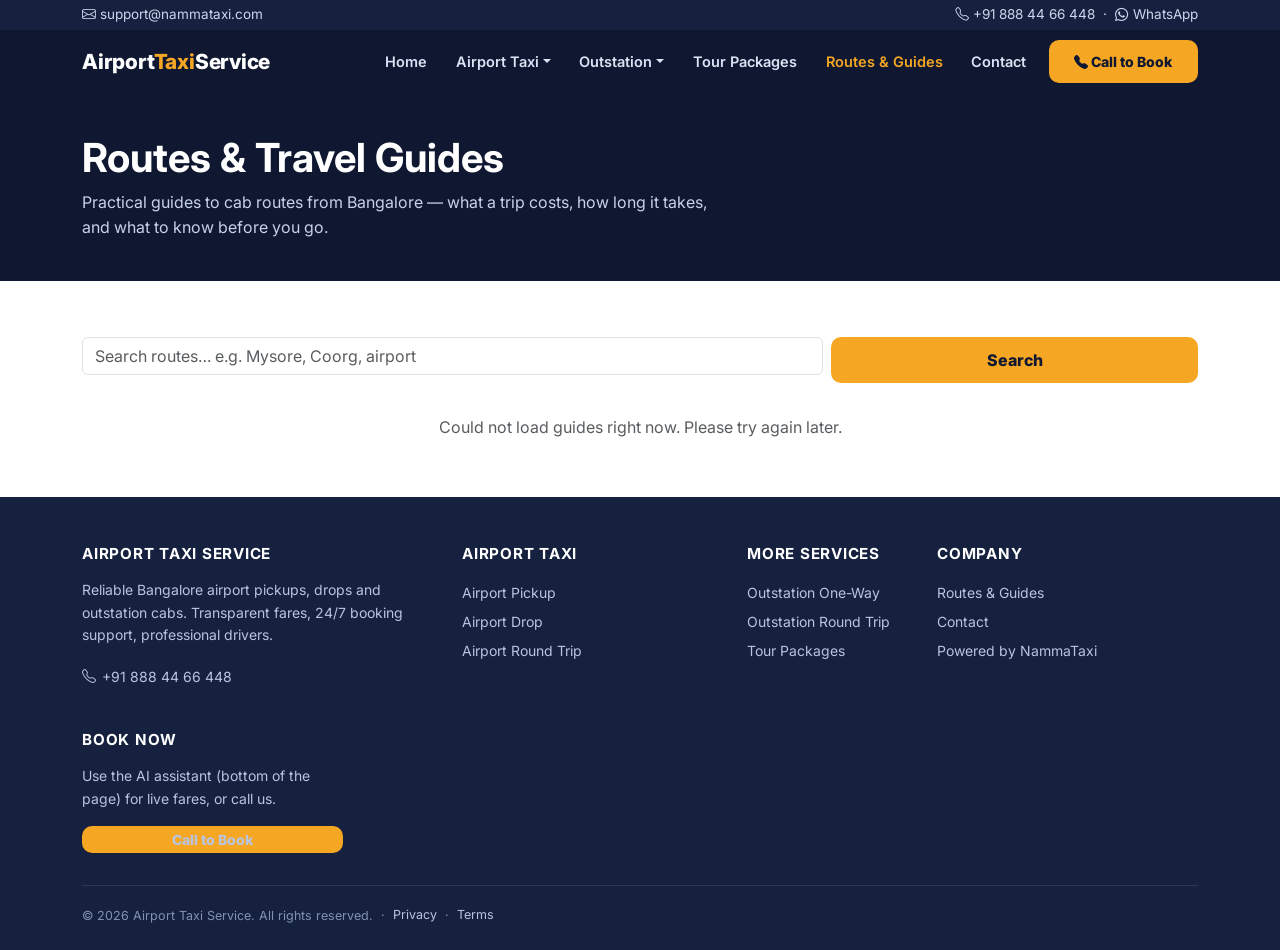
<file: blog.html>
<!doctype html>
<html lang="en">
<head>
<meta charset="utf-8">
<meta name="viewport" content="width=device-width, initial-scale=1">
<title>Bangalore Cab Routes &amp; Travel Guides | Fares, Distance &amp; Tips</title>
<meta name="description" content="Route guides for cabs from Bangalore — what each trip costs, how long it takes and what to know before you go. Airport transfers and outstation trips to Mysore, Coorg, Ooty and more.">
<meta name="keywords" content="bangalore cab routes, bangalore taxi fare guide, bangalore to mysore distance fare, outstation trip guide bangalore, airport taxi tips bangalore">
<link rel="canonical" href="https://airporttaxiservice.in/blog">
<meta name="robots" content="index, follow">

<meta property="og:type" content="website">
<meta property="og:site_name" content="Airport Taxi Service">
<meta property="og:title" content="Bangalore Cab Routes & Travel Guides">
<meta property="og:description" content="Fares, distances and tips for cab routes from Bangalore — airport transfers and outstation trips.">
<meta property="og:url" content="https://airporttaxiservice.in/blog">
<meta property="og:image" content="https://airporttaxiservice.in/assets/img/og-cover.jpg">
<meta name="twitter:card" content="summary_large_image">
<meta name="twitter:title" content="Bangalore Cab Routes & Travel Guides">
<meta name="twitter:description" content="Fares, distances and tips for cab routes from Bangalore.">

<link rel="preconnect" href="https://fonts.googleapis.com">
<link rel="preconnect" href="https://fonts.gstatic.com" crossorigin>
<link href="https://fonts.googleapis.com/css2?family=Inter:wght@400;500;600;700;800&display=swap" rel="stylesheet">
<link href="https://cdn.jsdelivr.net/npm/bootstrap@5.3.3/dist/css/bootstrap.min.css" rel="stylesheet">
<link href="https://cdn.jsdelivr.net/npm/bootstrap-icons@1.11.3/font/bootstrap-icons.css" rel="stylesheet">
<link rel="icon" href="assets/img/favicon.svg" type="image/svg+xml">
<link rel="icon" href="assets/img/favicon.ico" sizes="32x32">
<link rel="apple-touch-icon" href="assets/img/apple-touch-icon.png">
<link rel="manifest" href="site.webmanifest">
<meta name="theme-color" content="#0f1830">
<link href="assets/css/style.css" rel="stylesheet">

<script type="application/ld+json">
{
  "@context": "https://schema.org",
  "@type": "CollectionPage",
  "name": "Bangalore Cab Routes & Travel Guides",
  "url": "https://airporttaxiservice.in/blog",
  "isPartOf": { "@type": "WebSite", "name": "Airport Taxi Service", "url": "https://airporttaxiservice.in/" },
  "description": "Route guides for cabs from Bangalore — fares, distances and travel tips."
}
</script>
</head>
<body data-nav="/blog">
<div id="site-header"></div>

<header class="post-hero">
  <div class="container container-tight">
    <h1 class="fw-bold">Routes &amp; Travel Guides</h1>
    <p class="mb-0" style="color:#c7d2ea;max-width:640px">Practical guides to cab routes from Bangalore — what a trip costs, how long it takes, and what to know before you go.</p>
  </div>
</header>

<section>
  <div class="container container-tight">
    <div class="row g-2 mb-4">
      <div class="col-sm-8"><input id="q" class="form-control" placeholder="Search routes… e.g. Mysore, Coorg, airport"></div>
      <div class="col-sm-4"><button id="qBtn" class="btn btn-gold w-100">Search</button></div>
    </div>

    <div class="row g-3" id="postGrid"></div>

    <div class="text-center mt-4">
      <button id="moreBtn" class="btn btn-outline-navy" hidden>Load more</button>
      <div id="gridMsg" class="text-muted mt-3"></div>
    </div>
  </div>
</section>

<div id="site-footer"></div>
<script src="https://cdn.jsdelivr.net/npm/bootstrap@5.3.3/dist/js/bootstrap.bundle.min.js"></script>
<script src="assets/js/config.js"></script>
<script src="assets/js/site.js"></script>
<script>
  var page = 1, q = '', loading = false;
  var grid = document.getElementById('postGrid'),
      moreBtn = document.getElementById('moreBtn'),
      msg = document.getElementById('gridMsg');

  function load(reset) {
    if (loading) return;
    loading = true;
    if (reset) { page = 1; grid.innerHTML = skeletons(6); moreBtn.hidden = true; msg.textContent = ''; }
    ATSsite.api.list({ per_page: 12, page: page, q: q }).then(function (res) {
      loading = false;
      if (reset) grid.innerHTML = '';
      if ((!res.data || !res.data.length) && page === 1) { msg.textContent = 'No guides found. Try a different search.'; return; }
      grid.insertAdjacentHTML('beforeend', res.data.map(function (p) {
        return '<div class="col-md-6 col-lg-4">' + ATSsite.postCard(p) + '</div>';
      }).join(''));
      moreBtn.hidden = !res.meta.has_more;
      page++;
    }).catch(function () {
      loading = false;
      if (reset) grid.innerHTML = '';
      msg.textContent = 'Could not load guides right now. Please try again later.';
    });
  }
  function skeletons(n) {
    var s = '';
    for (var i = 0; i < n; i++) s += '<div class="col-md-6 col-lg-4"><div class="route-card"><div class="img skeleton"></div><div class="body"><div class="skeleton" style="height:14px;width:60%;margin-bottom:8px"></div><div class="skeleton" style="height:14px;width:90%"></div></div></div></div>';
    return s;
  }
  document.getElementById('qBtn').addEventListener('click', function () { q = document.getElementById('q').value.trim(); load(true); });
  document.getElementById('q').addEventListener('keydown', function (e) { if (e.key === 'Enter') { q = this.value.trim(); load(true); } });
  moreBtn.addEventListener('click', function () { load(false); });
  load(true);
</script>
<script src="https://nammataxi.com/embed/chatbot.js" data-brand="airporttaxi" data-source="airporttaxi" defer></script>
</body>
</html>
</file>
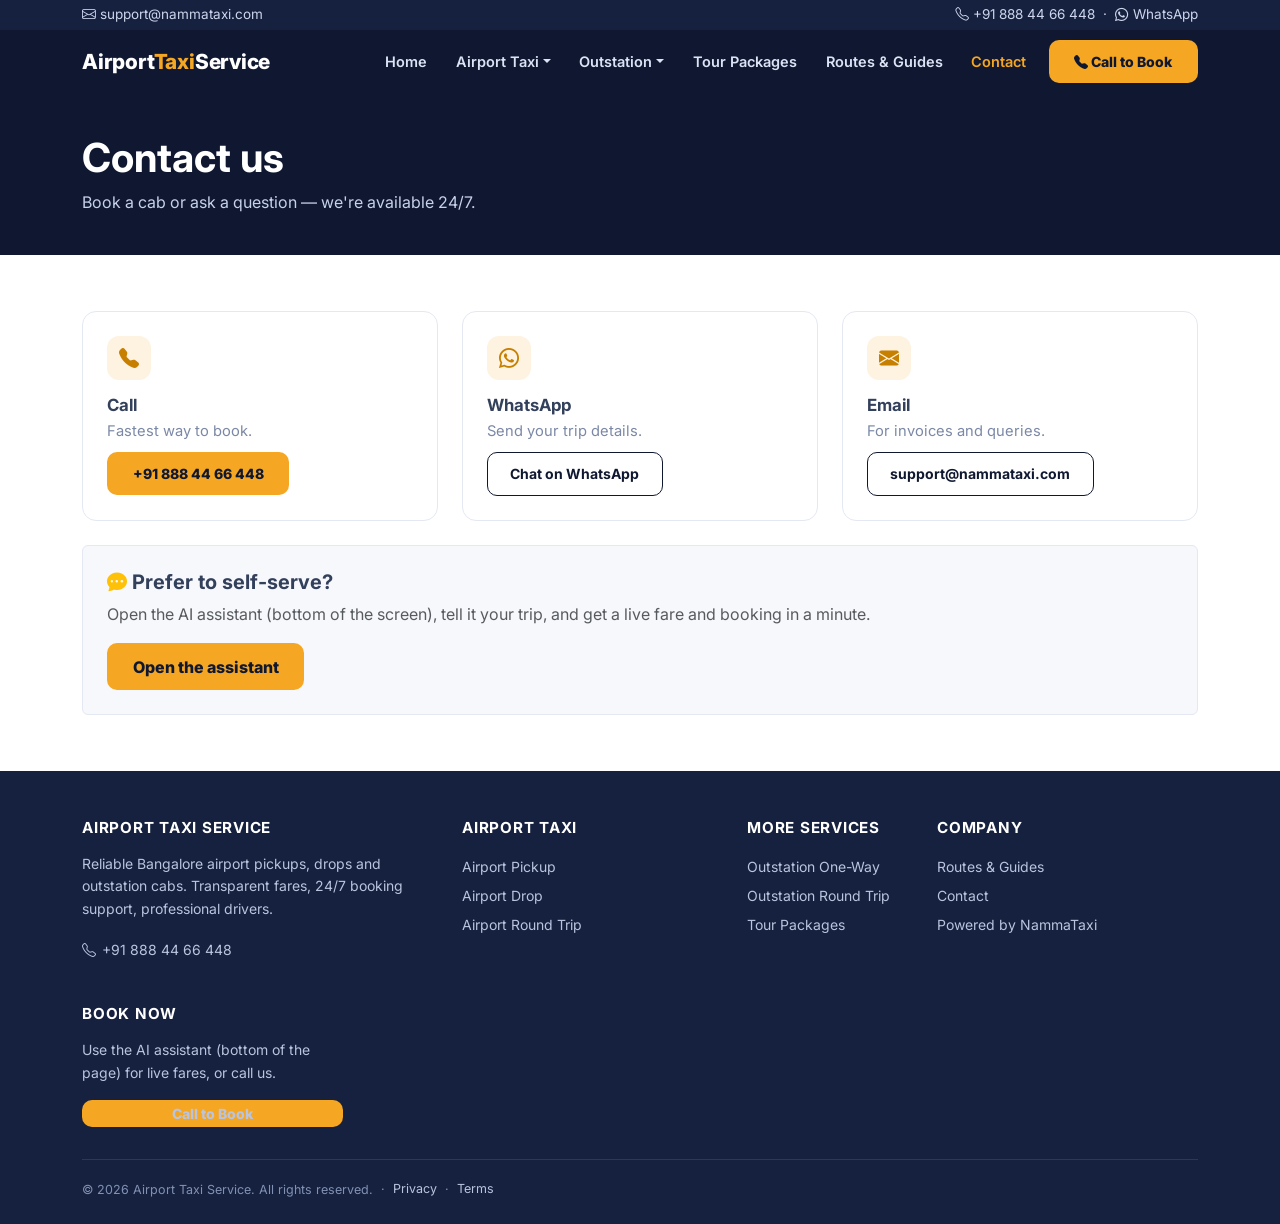
<file: contact.html>
<!doctype html>
<html lang="en">
<head>
<meta charset="utf-8">
<meta name="viewport" content="width=device-width, initial-scale=1">
<title>Contact Airport Taxi Service Bangalore | Call, WhatsApp or Book Online</title>
<meta name="description" content="Contact Airport Taxi Service to book a Bangalore airport or outstation cab. Call +91 888 44 66 448, WhatsApp us, or use the AI assistant for a live fare. 24/7 booking support.">
<meta name="keywords" content="contact airport taxi bangalore, book airport cab bangalore, airport taxi phone number bangalore, whatsapp cab booking bangalore">
<link rel="canonical" href="https://airporttaxiservice.in/contact">
<meta name="robots" content="index, follow">

<meta property="og:type" content="website">
<meta property="og:site_name" content="Airport Taxi Service">
<meta property="og:title" content="Contact Airport Taxi Service Bangalore">
<meta property="og:description" content="Call, WhatsApp or use the AI assistant to book a Bangalore airport or outstation cab. 24/7 support.">
<meta property="og:url" content="https://airporttaxiservice.in/contact">
<meta property="og:image" content="https://airporttaxiservice.in/assets/img/og-cover.jpg">
<meta name="twitter:card" content="summary_large_image">
<meta name="twitter:title" content="Contact Airport Taxi Service Bangalore">
<meta name="twitter:description" content="Call, WhatsApp or book online — 24/7 support.">

<link rel="preconnect" href="https://fonts.googleapis.com">
<link rel="preconnect" href="https://fonts.gstatic.com" crossorigin>
<link href="https://fonts.googleapis.com/css2?family=Inter:wght@400;500;600;700;800&display=swap" rel="stylesheet">
<link href="https://cdn.jsdelivr.net/npm/bootstrap@5.3.3/dist/css/bootstrap.min.css" rel="stylesheet">
<link href="https://cdn.jsdelivr.net/npm/bootstrap-icons@1.11.3/font/bootstrap-icons.css" rel="stylesheet">
<link rel="icon" href="assets/img/favicon.svg" type="image/svg+xml">
<link rel="icon" href="assets/img/favicon.ico" sizes="32x32">
<link rel="apple-touch-icon" href="assets/img/apple-touch-icon.png">
<link rel="manifest" href="site.webmanifest">
<meta name="theme-color" content="#0f1830">
<link href="assets/css/style.css" rel="stylesheet">

<script type="application/ld+json">
{
  "@context": "https://schema.org",
  "@type": "ContactPage",
  "name": "Contact Airport Taxi Service",
  "url": "https://airporttaxiservice.in/contact",
  "mainEntity": {
    "@type": "Organization",
    "name": "Airport Taxi Service",
    "telephone": "+91-888-44-66-448",
    "email": "support@nammataxi.com",
    "contactPoint": { "@type": "ContactPoint", "telephone": "+91-888-44-66-448", "contactType": "reservations", "availableLanguage": ["en","hi","kn"] }
  }
}
</script>
</head>
<body data-nav="/contact">
<div id="site-header"></div>

<header class="post-hero">
  <div class="container container-tight">
    <h1 class="fw-bold">Contact us</h1>
    <p class="mb-0" style="color:#c7d2ea">Book a cab or ask a question — we're available 24/7.</p>
  </div>
</header>

<section>
  <div class="container container-tight">
    <div class="row g-4">
      <div class="col-md-4"><div class="feat h-100"><div class="ic"><i class="bi bi-telephone-fill fs-5"></i></div><h5>Call</h5><p class="mb-2">Fastest way to book.</p><a class="btn btn-gold btn-sm" href="tel:+918884466448">+91 888 44 66 448</a></div></div>
      <div class="col-md-4"><div class="feat h-100"><div class="ic"><i class="bi bi-whatsapp fs-5"></i></div><h5>WhatsApp</h5><p class="mb-2">Send your trip details.</p><a class="btn btn-outline-navy btn-sm" href="https://wa.me/918884499990?text=Hi,%20I%20need%20an%20airport%20taxi.">Chat on WhatsApp</a></div></div>
      <div class="col-md-4"><div class="feat h-100"><div class="ic"><i class="bi bi-envelope-fill fs-5"></i></div><h5>Email</h5><p class="mb-2">For invoices and queries.</p><a class="btn btn-outline-navy btn-sm" href="mailto:support@nammataxi.com">support@nammataxi.com</a></div></div>
    </div>

    <div class="p-4 rounded mt-4" style="background:var(--bg);border:1px solid var(--line)">
      <h5 class="fw-bold mb-2"><i class="bi bi-chat-dots-fill text-warning"></i> Prefer to self-serve?</h5>
      <p class="text-muted mb-3">Open the AI assistant (bottom of the screen), tell it your trip, and get a live fare and booking in a minute.</p>
      <button class="btn btn-gold" onclick="ATSopenChat()">Open the assistant</button>
    </div>
  </div>
</section>

<div id="site-footer"></div>
<script src="https://cdn.jsdelivr.net/npm/bootstrap@5.3.3/dist/js/bootstrap.bundle.min.js"></script>
<script src="assets/js/config.js"></script>
<script src="assets/js/site.js"></script>
<script>
  function ATSopenChat(){ var b=document.querySelector('#nt-chatbot-embed'); if(b&&b.shadowRoot){var l=b.shadowRoot.querySelector('.launcher'); if(l) l.click();} }
</script>
<script src="https://nammataxi.com/embed/chatbot.js" data-brand="airporttaxi" data-source="airporttaxi" defer></script>
</body>
</html>
</file>
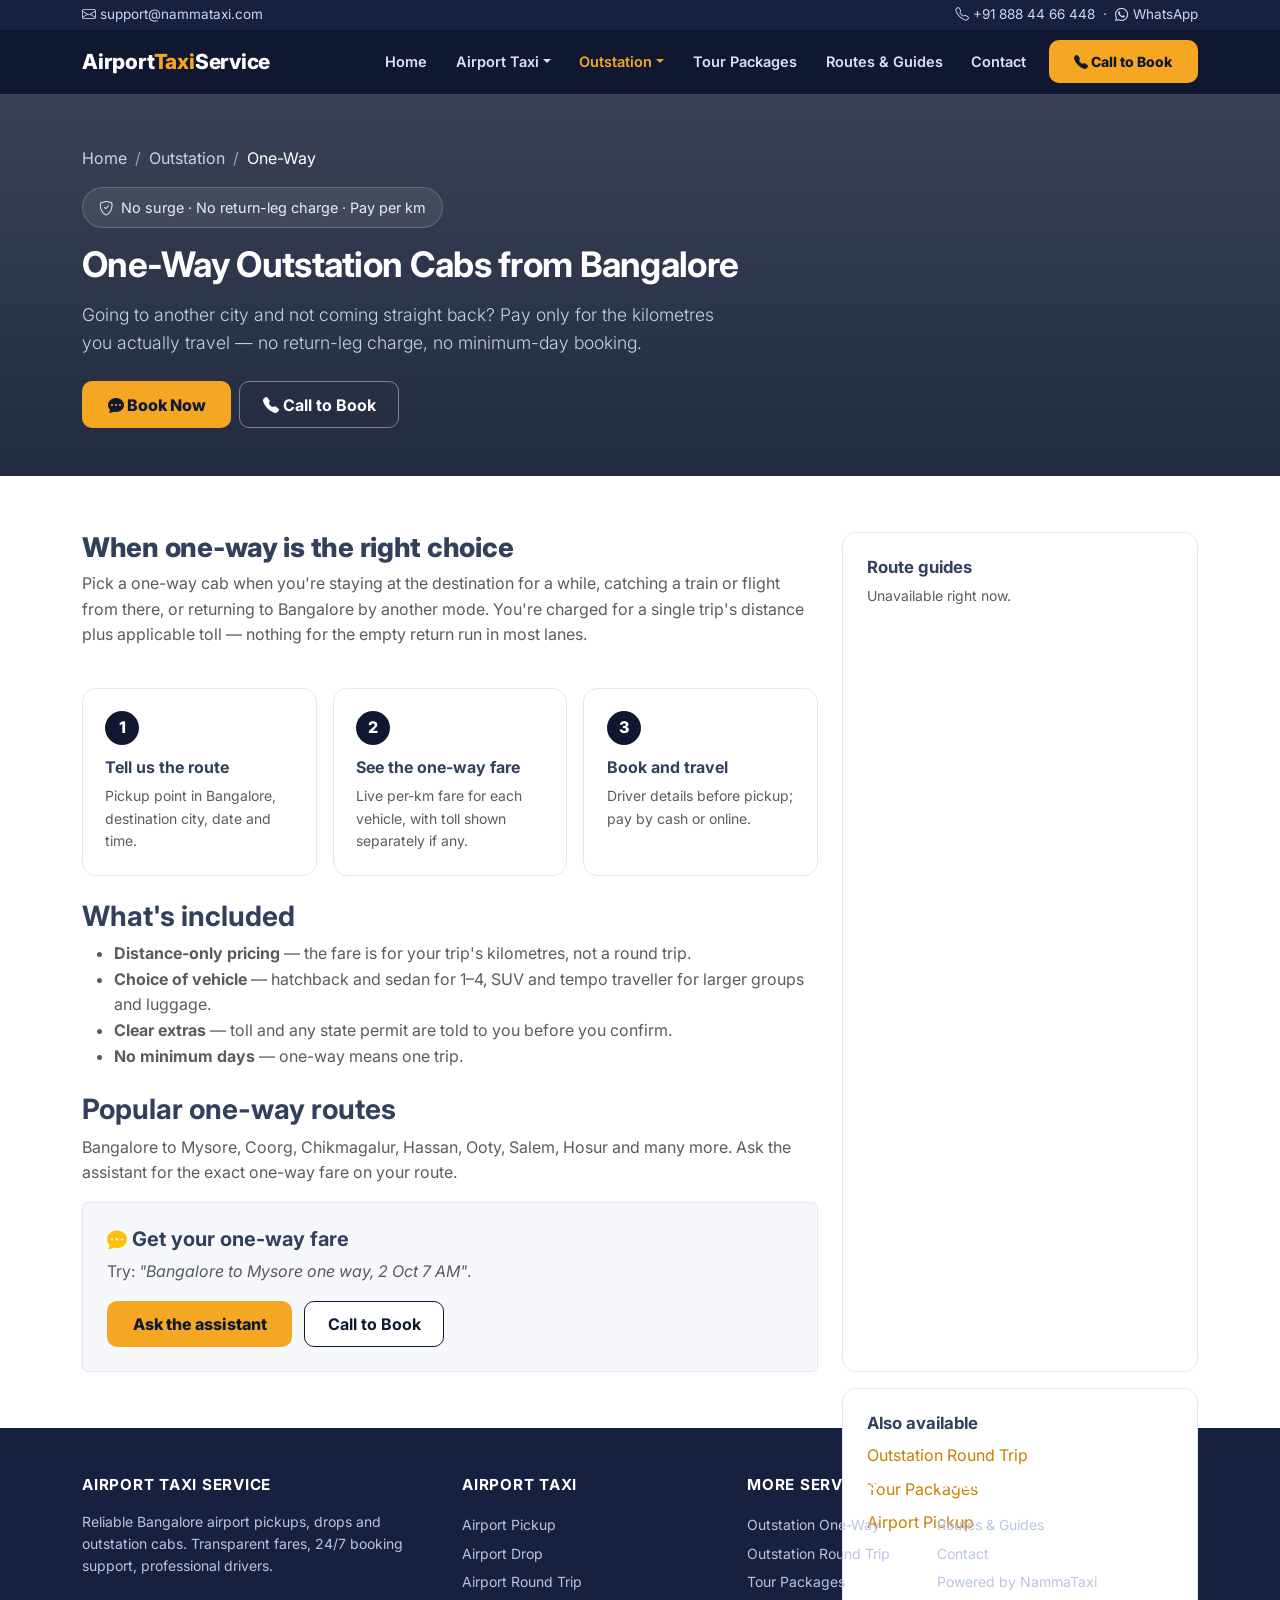
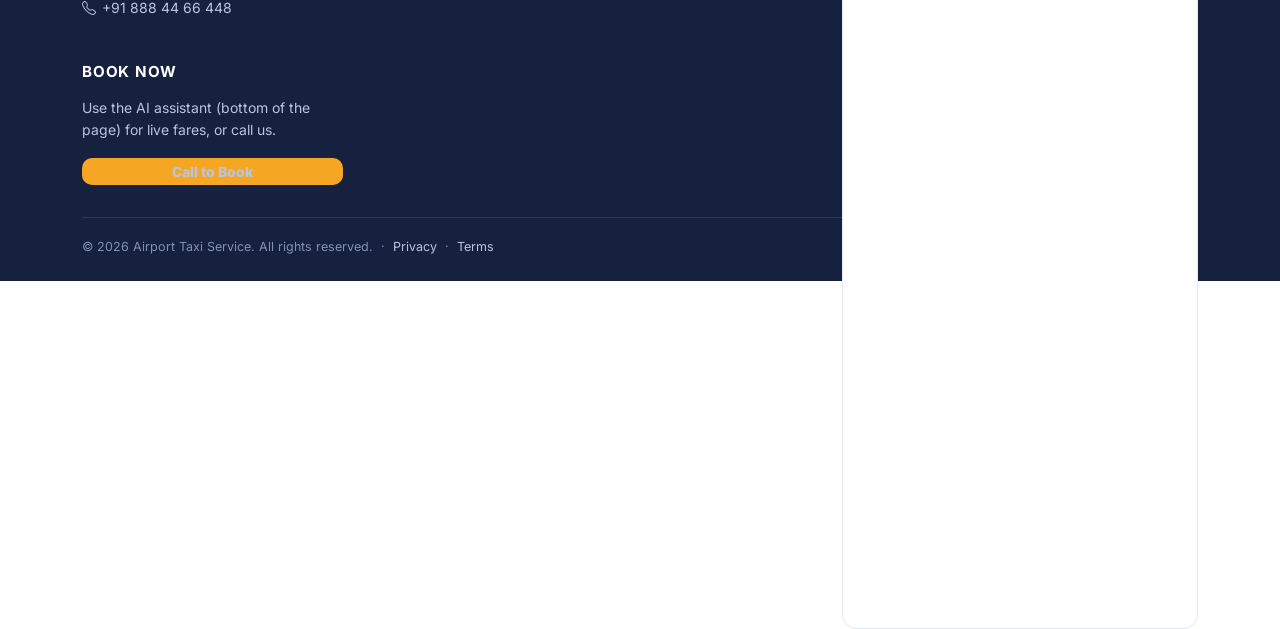
<file: outstation-one-way.html>
<!doctype html>
<html lang="en">
<head>
<meta charset="utf-8">
<meta name="viewport" content="width=device-width, initial-scale=1">
<title>One-Way Outstation Cabs from Bangalore | Pay for Distance Travelled</title>
<meta name="description" content="Book a one-way outstation cab from Bangalore to Mysore, Coorg, Ooty, Chikmagalur and more. Pay only for the distance you travel — no return-fare, no minimum days. Live quotes from our AI assistant.">
<meta name="keywords" content="one way outstation cab bangalore, bangalore to mysore one way taxi, one way drop taxi bangalore, one way cab per km bangalore, bangalore to coorg one way">
<link rel="canonical" href="https://airporttaxiservice.in/outstation-one-way">
<meta name="robots" content="index, follow">

<meta property="og:type" content="website">
<meta property="og:site_name" content="Airport Taxi Service">
<meta property="og:title" content="One-Way Outstation Cabs from Bangalore">
<meta property="og:description" content="Pay only for the distance travelled — one-way drops from Bangalore to Mysore, Coorg, Ooty and more.">
<meta property="og:url" content="https://airporttaxiservice.in/outstation-one-way">
<meta property="og:image" content="https://airporttaxiservice.in/assets/img/og-cover.jpg">
<meta name="twitter:card" content="summary_large_image">
<meta name="twitter:title" content="One-Way Outstation Cabs from Bangalore">
<meta name="twitter:description" content="Pay for the distance travelled — no return fare, no minimum days.">

<link rel="preconnect" href="https://fonts.googleapis.com">
<link rel="preconnect" href="https://fonts.gstatic.com" crossorigin>
<link href="https://fonts.googleapis.com/css2?family=Inter:wght@400;500;600;700;800&display=swap" rel="stylesheet">
<link href="https://cdn.jsdelivr.net/npm/bootstrap@5.3.3/dist/css/bootstrap.min.css" rel="stylesheet">
<link href="https://cdn.jsdelivr.net/npm/bootstrap-icons@1.11.3/font/bootstrap-icons.css" rel="stylesheet">
<link rel="icon" href="assets/img/favicon.svg" type="image/svg+xml">
<link rel="icon" href="assets/img/favicon.ico" sizes="32x32">
<link rel="apple-touch-icon" href="assets/img/apple-touch-icon.png">
<link rel="manifest" href="site.webmanifest">
<meta name="theme-color" content="#0f1830">
<link href="assets/css/style.css" rel="stylesheet">

<script type="application/ld+json">
{
  "@context": "https://schema.org",
  "@type": "Service",
  "serviceType": "One-way outstation cab",
  "provider": { "@type": "TaxiService", "name": "Airport Taxi Service", "areaServed": "Bengaluru, Karnataka, India", "telephone": "+91-888-44-66-448" },
  "areaServed": { "@type": "State", "name": "Karnataka" },
  "description": "One-way outstation cabs from Bangalore. Pay only for the distance travelled, no return fare or minimum-day charge.",
  "url": "https://airporttaxiservice.in/outstation-one-way"
}
</script>
<script type="application/ld+json">
{
  "@context": "https://schema.org",
  "@type": "BreadcrumbList",
  "itemListElement": [
    { "@type": "ListItem", "position": 1, "name": "Home", "item": "https://airporttaxiservice.in/" },
    { "@type": "ListItem", "position": 2, "name": "Outstation", "item": "https://airporttaxiservice.in/outstation" },
    { "@type": "ListItem", "position": 3, "name": "One-Way", "item": "https://airporttaxiservice.in/outstation-one-way" }
  ]
}
</script>
</head>
<body data-nav="/outstation-one-way">
<div id="site-header"></div>

<header class="hero hero-inner">
  <div class="container container-tight">
    <nav aria-label="breadcrumb"><ol class="breadcrumb" style="--bs-breadcrumb-divider:'/'"><li class="breadcrumb-item"><a href="/">Home</a></li><li class="breadcrumb-item"><a href="outstation">Outstation</a></li><li class="breadcrumb-item active">One-Way</li></ol></nav>
    <div class="price-pill mb-3"><i class="bi bi-shield-check"></i> No surge · No return-leg charge · Pay per km</div>
    <h1 class="fw-bold">One-Way Outstation Cabs from Bangalore</h1>
    <p class="lead mt-3">Going to another city and not coming straight back? Pay only for the kilometres you actually travel — no return-leg charge, no minimum-day booking.</p>
    <div class="mt-4 d-flex flex-wrap gap-2">
      <button class="btn btn-gold" data-book-now><i class="bi bi-chat-dots-fill"></i> Book Now</button>
      <a class="btn btn-outline-navy" href="tel:+918884466448" style="background:transparent;color:#fff;border-color:rgba(255,255,255,.4)"><i class="bi bi-telephone-fill"></i> Call to Book</a>
    </div>
  </div>
</header>

<section>
  <div class="container container-tight">
    <div class="row g-4">
      <div class="col-lg-8">
        <h2 class="sec-title">When one-way is the right choice</h2>
        <p class="text-muted">Pick a one-way cab when you're staying at the destination for a while, catching a train or flight from there, or returning to Bangalore by another mode. You're charged for a single trip's distance plus applicable toll — nothing for the empty return run in most lanes.</p>

        <div class="row g-3 my-4">
          <div class="col-md-4"><div class="step"><div class="n">1</div><h6 class="fw-bold">Tell us the route</h6><p class="mb-0 text-muted small">Pickup point in Bangalore, destination city, date and time.</p></div></div>
          <div class="col-md-4"><div class="step"><div class="n">2</div><h6 class="fw-bold">See the one-way fare</h6><p class="mb-0 text-muted small">Live per-km fare for each vehicle, with toll shown separately if any.</p></div></div>
          <div class="col-md-4"><div class="step"><div class="n">3</div><h6 class="fw-bold">Book and travel</h6><p class="mb-0 text-muted small">Driver details before pickup; pay by cash or online.</p></div></div>
        </div>

        <h3 class="fw-bold mt-4">What's included</h3>
        <ul class="text-muted">
          <li><strong>Distance-only pricing</strong> — the fare is for your trip's kilometres, not a round trip.</li>
          <li><strong>Choice of vehicle</strong> — hatchback and sedan for 1–4, SUV and tempo traveller for larger groups and luggage.</li>
          <li><strong>Clear extras</strong> — toll and any state permit are told to you before you confirm.</li>
          <li><strong>No minimum days</strong> — one-way means one trip.</li>
        </ul>

        <h3 class="fw-bold mt-4">Popular one-way routes</h3>
        <p class="text-muted">Bangalore to Mysore, Coorg, Chikmagalur, Hassan, Ooty, Salem, Hosur and many more. Ask the assistant for the exact one-way fare on your route.</p>

        <div class="p-4 rounded" style="background:var(--bg);border:1px solid var(--line)">
          <h5 class="fw-bold mb-2"><i class="bi bi-chat-dots-fill text-warning"></i> Get your one-way fare</h5>
          <p class="text-muted mb-3">Try: <em>"Bangalore to Mysore one way, 2 Oct 7 AM"</em>.</p>
          <button class="btn btn-gold" onclick="ATSopenChat()">Ask the assistant</button>
          <a class="btn btn-outline-navy ms-2" href="tel:+918884466448">Call to Book</a>
        </div>
      </div>
      <div class="col-lg-4">
        <div class="feat">
          <h5 class="fw-bold">Route guides</h5>
          <div id="owPosts" class="mt-2 small">
            <div class="skeleton mb-2" style="height:16px"></div><div class="skeleton mb-2" style="height:16px"></div><div class="skeleton" style="height:16px"></div>
          </div>
        </div>
        <div class="feat mt-3">
          <h5 class="fw-bold">Also available</h5>
          <a class="d-block py-1" href="outstation-round-trip">Outstation Round Trip</a>
          <a class="d-block py-1" href="tour-packages">Tour Packages</a>
          <a class="d-block py-1" href="airport-pickup">Airport Pickup</a>
        </div>
      </div>
    </div>
  </div>
</section>

<div id="site-footer"></div>
<script src="https://cdn.jsdelivr.net/npm/bootstrap@5.3.3/dist/js/bootstrap.bundle.min.js"></script>
<script src="assets/js/config.js"></script>
<script src="assets/js/site.js"></script>
<script>
  ATSsite.api.list({ per_page: 8 }).then(function (res) {
    var box = document.getElementById('owPosts');
    if (!res.data || !res.data.length) { box.innerHTML = '<span class="text-muted">Guides coming soon.</span>'; return; }
    box.innerHTML = res.data.map(function (p) {
      return '<a class="d-block py-1" href="post?slug=' + encodeURIComponent(p.page_slug) + '">' + ATSsite.escapeHtml(p.title) + '</a>';
    }).join('');
  }).catch(function(){ document.getElementById('owPosts').innerHTML = '<span class="text-muted">Unavailable right now.</span>'; });
</script>
<script src="https://nammataxi.com/embed/chatbot.js" data-brand="airporttaxi" data-source="airporttaxi" defer></script>
</body>
</html>
</file>
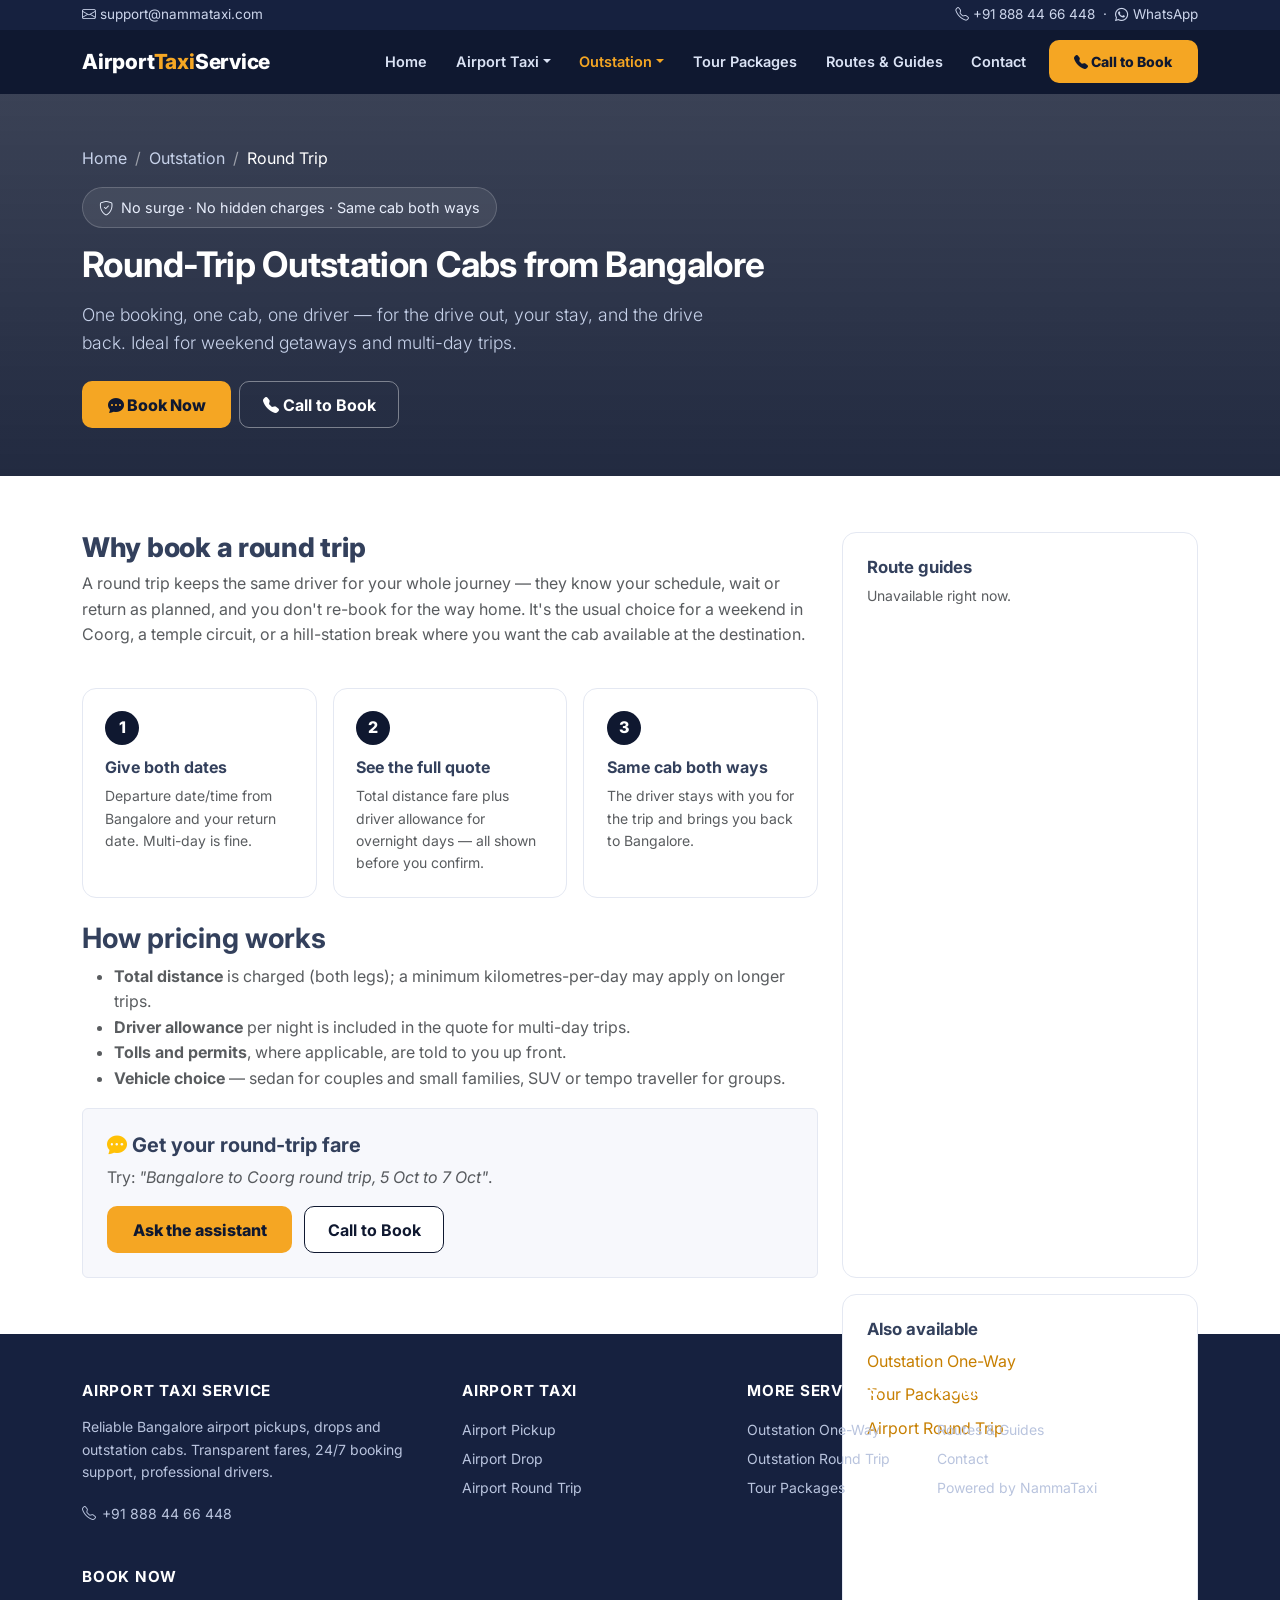
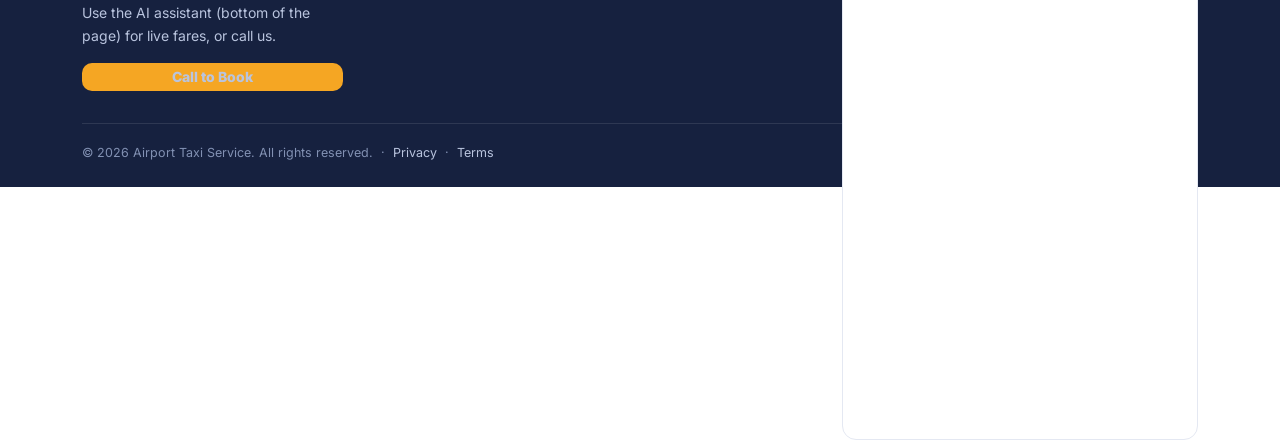
<file: outstation-round-trip.html>
<!doctype html>
<html lang="en">
<head>
<meta charset="utf-8">
<meta name="viewport" content="width=device-width, initial-scale=1">
<title>Round-Trip Outstation Cabs from Bangalore | Same Cab Both Ways</title>
<meta name="description" content="Book a round-trip outstation cab from Bangalore — same cab and driver both ways, single or multi-day, driver allowance shown up front. Trips to Coorg, Ooty, Chikmagalur, Wayanad and more. Live quotes from our AI assistant.">
<meta name="keywords" content="round trip outstation cab bangalore, bangalore to coorg round trip taxi, multi day cab bangalore, same driver both ways bangalore, bangalore to ooty round trip">
<link rel="canonical" href="https://airporttaxiservice.in/outstation-round-trip">
<meta name="robots" content="index, follow">

<meta property="og:type" content="website">
<meta property="og:site_name" content="Airport Taxi Service">
<meta property="og:title" content="Round-Trip Outstation Cabs from Bangalore">
<meta property="og:description" content="Same cab and driver both ways — single or multi-day round trips from Bangalore to Coorg, Ooty and more.">
<meta property="og:url" content="https://airporttaxiservice.in/outstation-round-trip">
<meta property="og:image" content="https://airporttaxiservice.in/assets/img/og-cover.jpg">
<meta name="twitter:card" content="summary_large_image">
<meta name="twitter:title" content="Round-Trip Outstation Cabs from Bangalore">
<meta name="twitter:description" content="Same cab both ways, single or multi-day. Driver allowance shown up front.">

<link rel="preconnect" href="https://fonts.googleapis.com">
<link rel="preconnect" href="https://fonts.gstatic.com" crossorigin>
<link href="https://fonts.googleapis.com/css2?family=Inter:wght@400;500;600;700;800&display=swap" rel="stylesheet">
<link href="https://cdn.jsdelivr.net/npm/bootstrap@5.3.3/dist/css/bootstrap.min.css" rel="stylesheet">
<link href="https://cdn.jsdelivr.net/npm/bootstrap-icons@1.11.3/font/bootstrap-icons.css" rel="stylesheet">
<link rel="icon" href="assets/img/favicon.svg" type="image/svg+xml">
<link rel="icon" href="assets/img/favicon.ico" sizes="32x32">
<link rel="apple-touch-icon" href="assets/img/apple-touch-icon.png">
<link rel="manifest" href="site.webmanifest">
<meta name="theme-color" content="#0f1830">
<link href="assets/css/style.css" rel="stylesheet">

<script type="application/ld+json">
{
  "@context": "https://schema.org",
  "@type": "Service",
  "serviceType": "Round-trip outstation cab",
  "provider": { "@type": "TaxiService", "name": "Airport Taxi Service", "areaServed": "Bengaluru, Karnataka, India", "telephone": "+91-888-44-66-448" },
  "areaServed": { "@type": "State", "name": "Karnataka" },
  "description": "Round-trip outstation cabs from Bangalore with the same cab and driver both ways, single or multi-day, driver allowance included in the quote.",
  "url": "https://airporttaxiservice.in/outstation-round-trip"
}
</script>
<script type="application/ld+json">
{
  "@context": "https://schema.org",
  "@type": "BreadcrumbList",
  "itemListElement": [
    { "@type": "ListItem", "position": 1, "name": "Home", "item": "https://airporttaxiservice.in/" },
    { "@type": "ListItem", "position": 2, "name": "Outstation", "item": "https://airporttaxiservice.in/outstation" },
    { "@type": "ListItem", "position": 3, "name": "Round Trip", "item": "https://airporttaxiservice.in/outstation-round-trip" }
  ]
}
</script>
</head>
<body data-nav="/outstation-round-trip">
<div id="site-header"></div>

<header class="hero hero-inner">
  <div class="container container-tight">
    <nav aria-label="breadcrumb"><ol class="breadcrumb" style="--bs-breadcrumb-divider:'/'"><li class="breadcrumb-item"><a href="/">Home</a></li><li class="breadcrumb-item"><a href="outstation">Outstation</a></li><li class="breadcrumb-item active">Round Trip</li></ol></nav>
    <div class="price-pill mb-3"><i class="bi bi-shield-check"></i> No surge · No hidden charges · Same cab both ways</div>
    <h1 class="fw-bold">Round-Trip Outstation Cabs from Bangalore</h1>
    <p class="lead mt-3">One booking, one cab, one driver — for the drive out, your stay, and the drive back. Ideal for weekend getaways and multi-day trips.</p>
    <div class="mt-4 d-flex flex-wrap gap-2">
      <button class="btn btn-gold" data-book-now><i class="bi bi-chat-dots-fill"></i> Book Now</button>
      <a class="btn btn-outline-navy" href="tel:+918884466448" style="background:transparent;color:#fff;border-color:rgba(255,255,255,.4)"><i class="bi bi-telephone-fill"></i> Call to Book</a>
    </div>
  </div>
</header>

<section>
  <div class="container container-tight">
    <div class="row g-4">
      <div class="col-lg-8">
        <h2 class="sec-title">Why book a round trip</h2>
        <p class="text-muted">A round trip keeps the same driver for your whole journey — they know your schedule, wait or return as planned, and you don't re-book for the way home. It's the usual choice for a weekend in Coorg, a temple circuit, or a hill-station break where you want the cab available at the destination.</p>

        <div class="row g-3 my-4">
          <div class="col-md-4"><div class="step"><div class="n">1</div><h6 class="fw-bold">Give both dates</h6><p class="mb-0 text-muted small">Departure date/time from Bangalore and your return date. Multi-day is fine.</p></div></div>
          <div class="col-md-4"><div class="step"><div class="n">2</div><h6 class="fw-bold">See the full quote</h6><p class="mb-0 text-muted small">Total distance fare plus driver allowance for overnight days — all shown before you confirm.</p></div></div>
          <div class="col-md-4"><div class="step"><div class="n">3</div><h6 class="fw-bold">Same cab both ways</h6><p class="mb-0 text-muted small">The driver stays with you for the trip and brings you back to Bangalore.</p></div></div>
        </div>

        <h3 class="fw-bold mt-4">How pricing works</h3>
        <ul class="text-muted">
          <li><strong>Total distance</strong> is charged (both legs); a minimum kilometres-per-day may apply on longer trips.</li>
          <li><strong>Driver allowance</strong> per night is included in the quote for multi-day trips.</li>
          <li><strong>Tolls and permits</strong>, where applicable, are told to you up front.</li>
          <li><strong>Vehicle choice</strong> — sedan for couples and small families, SUV or tempo traveller for groups.</li>
        </ul>

        <div class="p-4 rounded" style="background:var(--bg);border:1px solid var(--line)">
          <h5 class="fw-bold mb-2"><i class="bi bi-chat-dots-fill text-warning"></i> Get your round-trip fare</h5>
          <p class="text-muted mb-3">Try: <em>"Bangalore to Coorg round trip, 5 Oct to 7 Oct"</em>.</p>
          <button class="btn btn-gold" onclick="ATSopenChat()">Ask the assistant</button>
          <a class="btn btn-outline-navy ms-2" href="tel:+918884466448">Call to Book</a>
        </div>
      </div>
      <div class="col-lg-4">
        <div class="feat">
          <h5 class="fw-bold">Route guides</h5>
          <div id="rrPosts" class="mt-2 small">
            <div class="skeleton mb-2" style="height:16px"></div><div class="skeleton mb-2" style="height:16px"></div><div class="skeleton" style="height:16px"></div>
          </div>
        </div>
        <div class="feat mt-3">
          <h5 class="fw-bold">Also available</h5>
          <a class="d-block py-1" href="outstation-one-way">Outstation One-Way</a>
          <a class="d-block py-1" href="tour-packages">Tour Packages</a>
          <a class="d-block py-1" href="airport-round-trip">Airport Round Trip</a>
        </div>
      </div>
    </div>
  </div>
</section>

<div id="site-footer"></div>
<script src="https://cdn.jsdelivr.net/npm/bootstrap@5.3.3/dist/js/bootstrap.bundle.min.js"></script>
<script src="assets/js/config.js"></script>
<script src="assets/js/site.js"></script>
<script>
  ATSsite.api.list({ per_page: 8 }).then(function (res) {
    var box = document.getElementById('rrPosts');
    if (!res.data || !res.data.length) { box.innerHTML = '<span class="text-muted">Guides coming soon.</span>'; return; }
    box.innerHTML = res.data.map(function (p) {
      return '<a class="d-block py-1" href="post?slug=' + encodeURIComponent(p.page_slug) + '">' + ATSsite.escapeHtml(p.title) + '</a>';
    }).join('');
  }).catch(function(){ document.getElementById('rrPosts').innerHTML = '<span class="text-muted">Unavailable right now.</span>'; });
</script>
<script src="https://nammataxi.com/embed/chatbot.js" data-brand="airporttaxi" data-source="airporttaxi" defer></script>
</body>
</html>
</file>
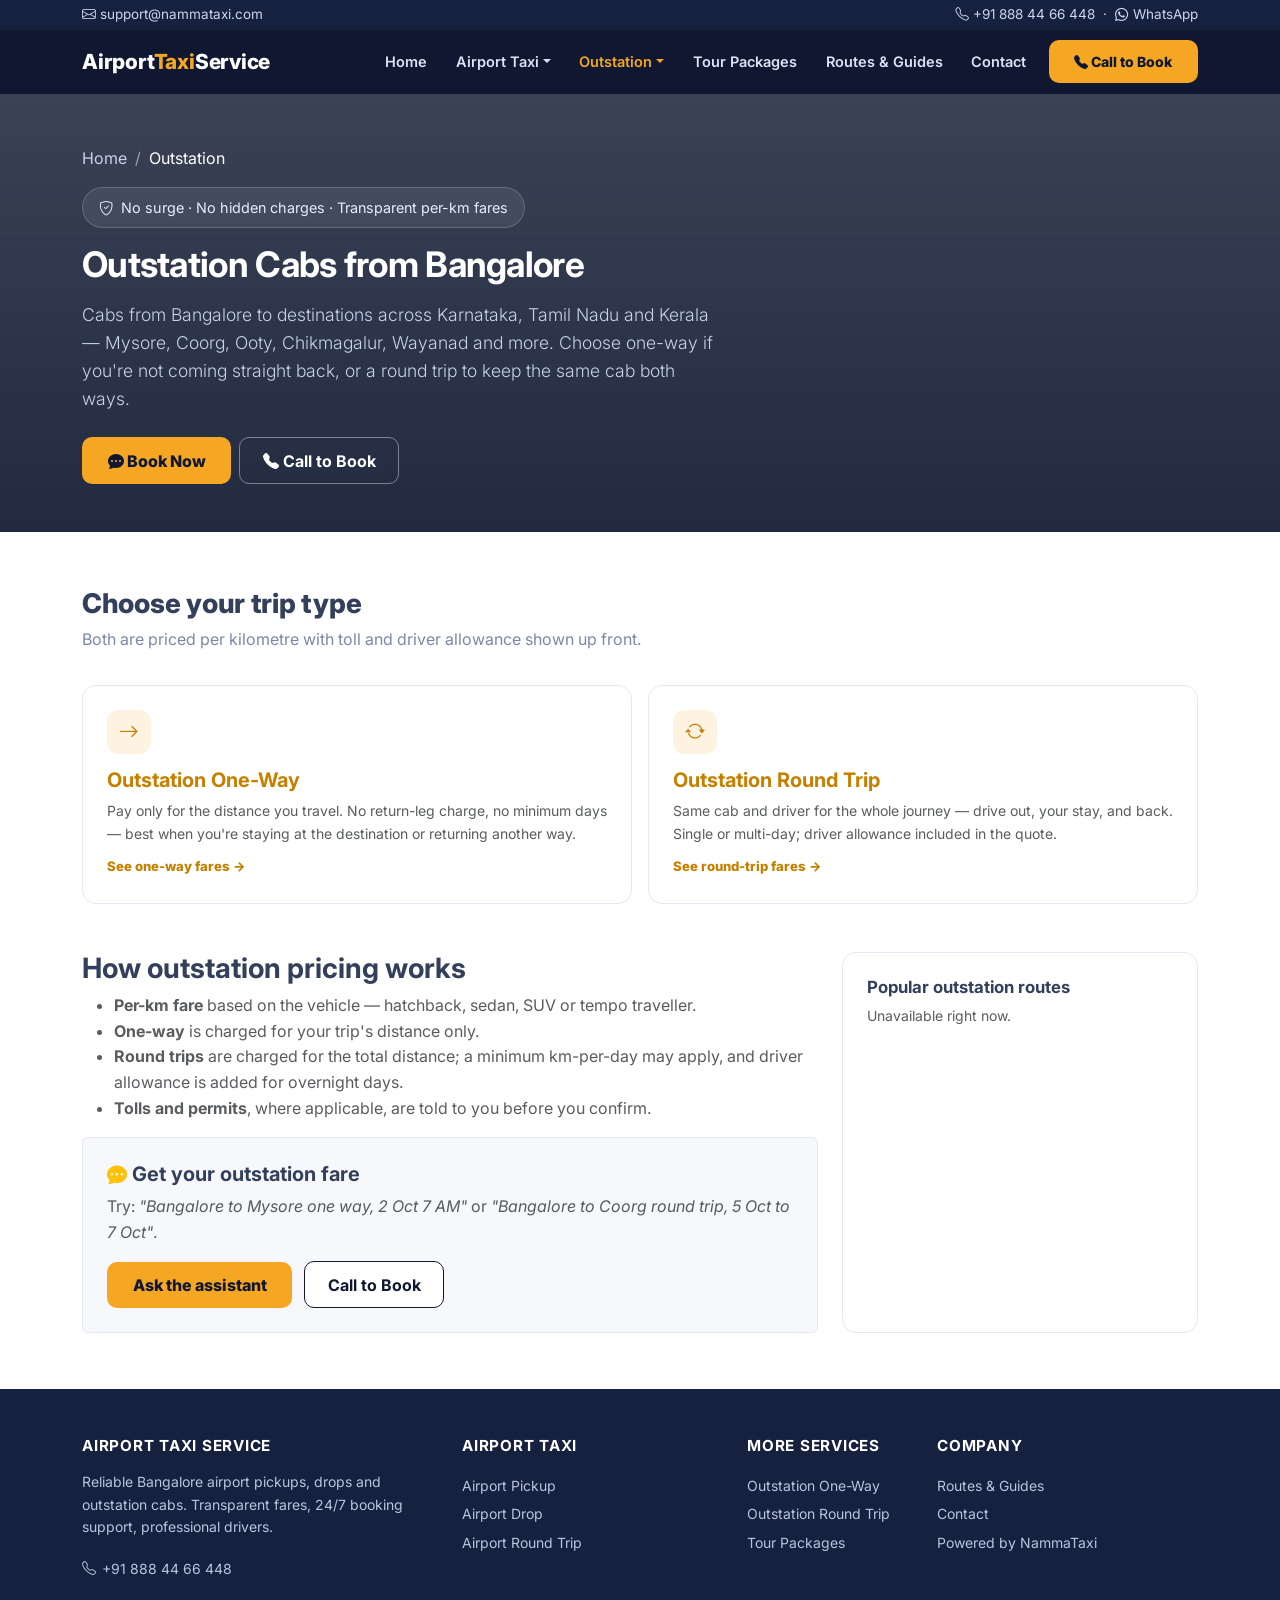
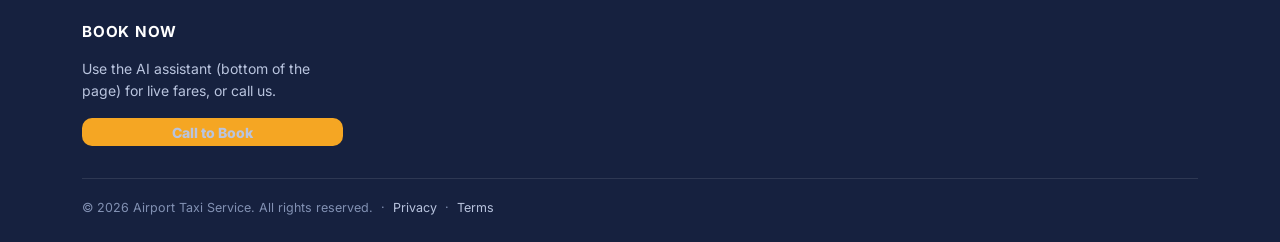
<file: outstation.html>
<!doctype html>
<html lang="en">
<head>
<meta charset="utf-8">
<meta name="viewport" content="width=device-width, initial-scale=1">
<title>Outstation Cabs from Bangalore | One-Way &amp; Round-Trip Taxi Booking</title>
<meta name="description" content="Book outstation cabs from Bangalore to Mysore, Coorg, Ooty, Chikmagalur and more. One-way and round-trip options, transparent per-km fares, experienced drivers, driver allowance shown up front. Live quotes from our AI assistant.">
<meta name="keywords" content="outstation cabs bangalore, bangalore to mysore taxi, bangalore to coorg cab, bangalore to ooty taxi, one way outstation cab bangalore, round trip taxi from bangalore, per km cab bangalore">
<link rel="canonical" href="https://airporttaxiservice.in/outstation">
<meta name="robots" content="index, follow">

<meta property="og:type" content="website">
<meta property="og:site_name" content="Airport Taxi Service">
<meta property="og:title" content="Outstation Cabs from Bangalore | One-Way & Round-Trip">
<meta property="og:description" content="One-way and round-trip outstation cabs from Bangalore to Mysore, Coorg, Ooty and more. Transparent per-km fares.">
<meta property="og:url" content="https://airporttaxiservice.in/outstation">
<meta property="og:image" content="https://airporttaxiservice.in/assets/img/og-cover.jpg">
<meta name="twitter:card" content="summary_large_image">
<meta name="twitter:title" content="Outstation Cabs from Bangalore">
<meta name="twitter:description" content="One-way and round-trip cabs to Mysore, Coorg, Ooty and more. Per-km pricing.">

<link rel="preconnect" href="https://fonts.googleapis.com">
<link rel="preconnect" href="https://fonts.gstatic.com" crossorigin>
<link href="https://fonts.googleapis.com/css2?family=Inter:wght@400;500;600;700;800&display=swap" rel="stylesheet">
<link href="https://cdn.jsdelivr.net/npm/bootstrap@5.3.3/dist/css/bootstrap.min.css" rel="stylesheet">
<link href="https://cdn.jsdelivr.net/npm/bootstrap-icons@1.11.3/font/bootstrap-icons.css" rel="stylesheet">
<link rel="icon" href="assets/img/favicon.svg" type="image/svg+xml">
<link rel="icon" href="assets/img/favicon.ico" sizes="32x32">
<link rel="apple-touch-icon" href="assets/img/apple-touch-icon.png">
<link rel="manifest" href="site.webmanifest">
<meta name="theme-color" content="#0f1830">
<link href="assets/css/style.css" rel="stylesheet">

<script type="application/ld+json">
{
  "@context": "https://schema.org",
  "@type": "Service",
  "serviceType": "Outstation cab service",
  "provider": { "@type": "TaxiService", "name": "Airport Taxi Service", "areaServed": "Bengaluru, Karnataka, India", "telephone": "+91-888-44-66-448" },
  "areaServed": { "@type": "State", "name": "Karnataka" },
  "description": "One-way and round-trip outstation cabs from Bangalore to Mysore, Coorg, Ooty, Chikmagalur and other destinations. Transparent per-kilometre fares.",
  "url": "https://airporttaxiservice.in/outstation"
}
</script>
<script type="application/ld+json">
{
  "@context": "https://schema.org",
  "@type": "BreadcrumbList",
  "itemListElement": [
    { "@type": "ListItem", "position": 1, "name": "Home", "item": "https://airporttaxiservice.in/" },
    { "@type": "ListItem", "position": 2, "name": "Outstation", "item": "https://airporttaxiservice.in/outstation" }
  ]
}
</script>
</head>
<body data-nav="/outstation">
<div id="site-header"></div>

<header class="hero hero-inner">
  <div class="container container-tight">
    <nav aria-label="breadcrumb"><ol class="breadcrumb" style="--bs-breadcrumb-divider:'/'"><li class="breadcrumb-item"><a href="/">Home</a></li><li class="breadcrumb-item active">Outstation</li></ol></nav>
    <div class="price-pill mb-3"><i class="bi bi-shield-check"></i> No surge · No hidden charges · Transparent per-km fares</div>
    <h1 class="fw-bold">Outstation Cabs from Bangalore</h1>
    <p class="lead mt-3">Cabs from Bangalore to destinations across Karnataka, Tamil Nadu and Kerala — Mysore, Coorg, Ooty, Chikmagalur, Wayanad and more. Choose one-way if you're not coming straight back, or a round trip to keep the same cab both ways.</p>
    <div class="mt-4 d-flex flex-wrap gap-2">
      <button class="btn btn-gold" data-book-now><i class="bi bi-chat-dots-fill"></i> Book Now</button>
      <a class="btn btn-outline-navy" href="tel:+918884466448" style="background:transparent;color:#fff;border-color:rgba(255,255,255,.4)"><i class="bi bi-telephone-fill"></i> Call to Book</a>
    </div>
  </div>
</header>

<section>
  <div class="container container-tight">
    <h2 class="sec-title">Choose your trip type</h2>
    <p class="sec-sub">Both are priced per kilometre with toll and driver allowance shown up front.</p>
    <div class="row g-3 mb-5">
      <div class="col-md-6">
        <a class="route-card p-4" href="outstation-one-way" style="display:block">
          <div class="feat-ic" style="width:44px;height:44px;border-radius:12px;background:rgba(245,166,35,.14);color:var(--gold-d);display:flex;align-items:center;justify-content:center;margin-bottom:.9rem"><i class="bi bi-arrow-right fs-5"></i></div>
          <h5 class="fw-bold">Outstation One-Way</h5>
          <p class="text-muted small mb-2">Pay only for the distance you travel. No return-leg charge, no minimum days — best when you're staying at the destination or returning another way.</p>
          <span class="from">See one-way fares &rarr;</span>
        </a>
      </div>
      <div class="col-md-6">
        <a class="route-card p-4" href="outstation-round-trip" style="display:block">
          <div class="feat-ic" style="width:44px;height:44px;border-radius:12px;background:rgba(245,166,35,.14);color:var(--gold-d);display:flex;align-items:center;justify-content:center;margin-bottom:.9rem"><i class="bi bi-arrow-repeat fs-5"></i></div>
          <h5 class="fw-bold">Outstation Round Trip</h5>
          <p class="text-muted small mb-2">Same cab and driver for the whole journey — drive out, your stay, and back. Single or multi-day; driver allowance included in the quote.</p>
          <span class="from">See round-trip fares &rarr;</span>
        </a>
      </div>
    </div>

    <div class="row g-4">
      <div class="col-lg-8">
        <h3 class="fw-bold">How outstation pricing works</h3>
        <ul class="text-muted">
          <li><strong>Per-km fare</strong> based on the vehicle — hatchback, sedan, SUV or tempo traveller.</li>
          <li><strong>One-way</strong> is charged for your trip's distance only.</li>
          <li><strong>Round trips</strong> are charged for the total distance; a minimum km-per-day may apply, and driver allowance is added for overnight days.</li>
          <li><strong>Tolls and permits</strong>, where applicable, are told to you before you confirm.</li>
        </ul>

        <div class="p-4 rounded mt-3" style="background:var(--bg);border:1px solid var(--line)">
          <h5 class="fw-bold mb-2"><i class="bi bi-chat-dots-fill text-warning"></i> Get your outstation fare</h5>
          <p class="text-muted mb-3">Try: <em>"Bangalore to Mysore one way, 2 Oct 7 AM"</em> or <em>"Bangalore to Coorg round trip, 5 Oct to 7 Oct"</em>.</p>
          <button class="btn btn-gold" onclick="ATSopenChat()">Ask the assistant</button>
          <a class="btn btn-outline-navy ms-2" href="tel:+918884466448">Call to Book</a>
        </div>
      </div>
      <div class="col-lg-4">
        <div class="feat">
          <h5 class="fw-bold">Popular outstation routes</h5>
          <div id="osPosts" class="mt-2 small">
            <div class="skeleton mb-2" style="height:16px"></div><div class="skeleton mb-2" style="height:16px"></div><div class="skeleton" style="height:16px"></div>
          </div>
        </div>
      </div>
    </div>
  </div>
</section>

<div id="site-footer"></div>
<script src="https://cdn.jsdelivr.net/npm/bootstrap@5.3.3/dist/js/bootstrap.bundle.min.js"></script>
<script src="assets/js/config.js"></script>
<script src="assets/js/site.js"></script>
<script>
  ATSsite.api.list({ per_page: 10 }).then(function (res) {
    var box = document.getElementById('osPosts');
    if (!res.data || !res.data.length) { box.innerHTML = '<span class="text-muted">Guides coming soon.</span>'; return; }
    box.innerHTML = res.data.map(function (p) {
      return '<a class="d-block py-1" href="post?slug=' + encodeURIComponent(p.page_slug) + '">' + ATSsite.escapeHtml(p.title) + '</a>';
    }).join('');
  }).catch(function(){ document.getElementById('osPosts').innerHTML = '<span class="text-muted">Unavailable right now.</span>'; });
</script>
<script src="https://nammataxi.com/embed/chatbot.js" data-brand="airporttaxi" data-source="airporttaxi" defer></script>
</body>
</html>
</file>
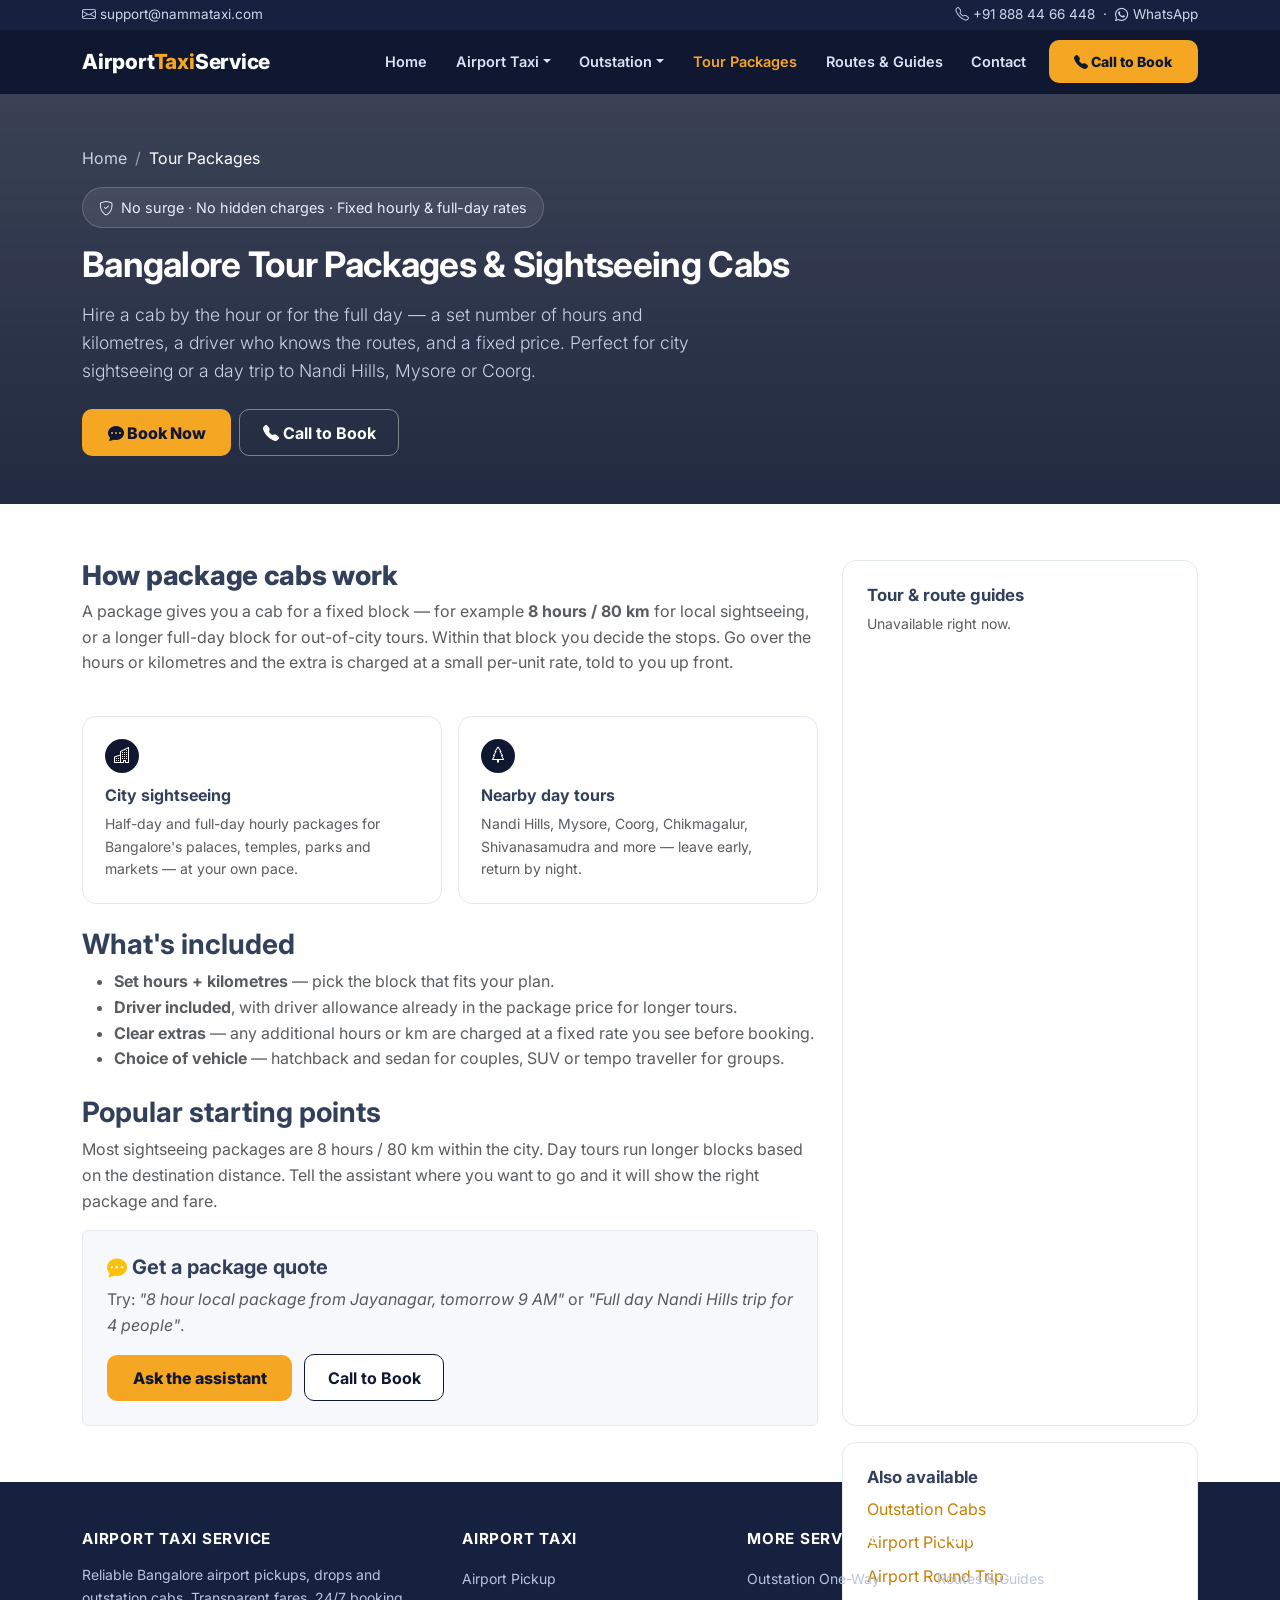
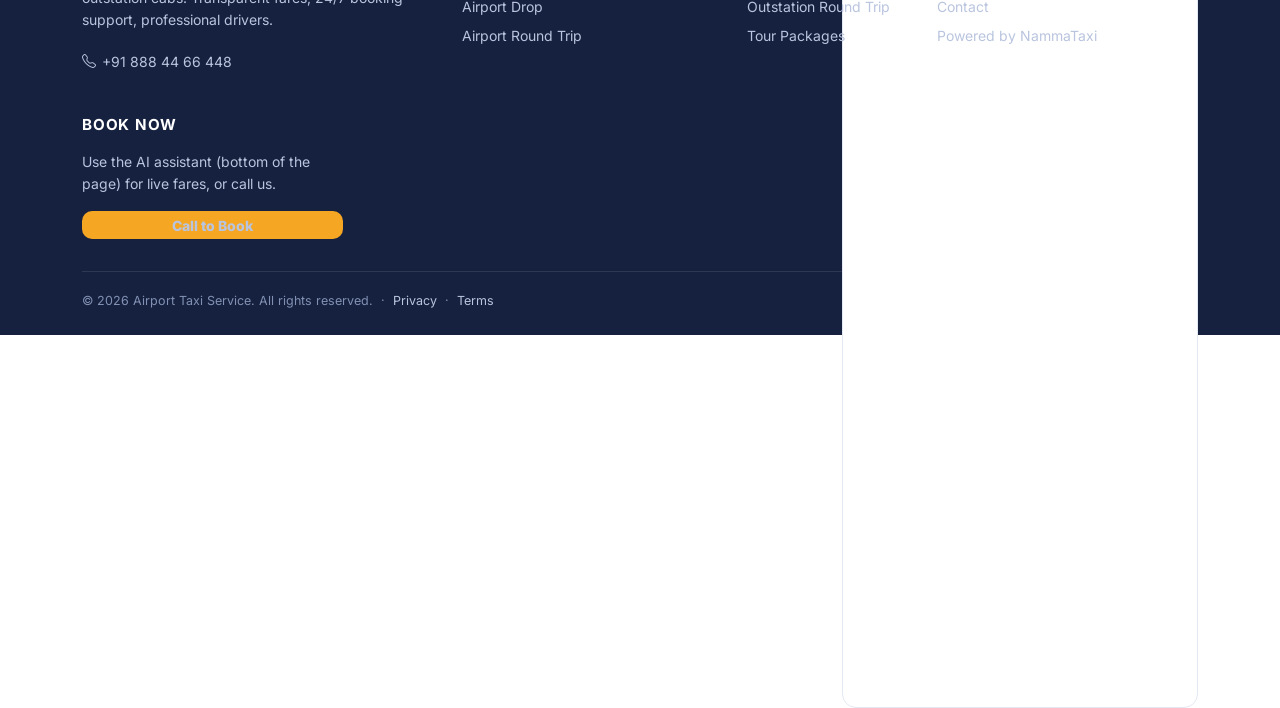
<file: tour-packages.html>
<!doctype html>
<html lang="en">
<head>
<meta charset="utf-8">
<meta name="viewport" content="width=device-width, initial-scale=1">
<title>Bangalore Tour Packages &amp; Sightseeing Cabs | Hourly &amp; Full-Day Taxi</title>
<meta name="description" content="Book hourly and full-day cab packages from Bangalore for city sightseeing and nearby tours — Mysore, Coorg, Chikmagalur, Nandi Hills and more. Fixed hours + kilometres, driver included. Live quotes from our AI assistant.">
<meta name="keywords" content="bangalore tour packages cab, sightseeing taxi bangalore, hourly cab rental bangalore, full day taxi bangalore, mysore coorg tour package from bangalore, nandi hills cab package">
<link rel="canonical" href="https://airporttaxiservice.in/tour-packages">

<meta property="og:type" content="website">
<meta property="og:site_name" content="Airport Taxi Service">
<meta property="og:title" content="Bangalore Tour Packages & Sightseeing Cabs">
<meta property="og:description" content="Hourly and full-day cab packages for Bangalore sightseeing and nearby tours. Fixed hours + km, driver included.">
<meta property="og:url" content="https://airporttaxiservice.in/tour-packages">
<meta property="og:image" content="https://airporttaxiservice.in/assets/img/og-cover.jpg">
<meta name="twitter:card" content="summary_large_image">
<meta name="twitter:title" content="Bangalore Tour Packages & Sightseeing Cabs">
<meta name="twitter:description" content="Hourly and full-day cab packages for Bangalore sightseeing and nearby tours.">

<link rel="preconnect" href="https://fonts.googleapis.com">
<link rel="preconnect" href="https://fonts.gstatic.com" crossorigin>
<link href="https://fonts.googleapis.com/css2?family=Inter:wght@400;500;600;700;800&display=swap" rel="stylesheet">
<link href="https://cdn.jsdelivr.net/npm/bootstrap@5.3.3/dist/css/bootstrap.min.css" rel="stylesheet">
<link href="https://cdn.jsdelivr.net/npm/bootstrap-icons@1.11.3/font/bootstrap-icons.css" rel="stylesheet">
<link rel="icon" href="assets/img/favicon.svg" type="image/svg+xml">
<link rel="icon" href="assets/img/favicon.ico" sizes="32x32">
<link rel="apple-touch-icon" href="assets/img/apple-touch-icon.png">
<link rel="manifest" href="site.webmanifest">
<meta name="theme-color" content="#0f1830">
<link href="assets/css/style.css" rel="stylesheet">

<script type="application/ld+json">
{
  "@context": "https://schema.org",
  "@type": "Service",
  "serviceType": "Tour packages and sightseeing cab rental",
  "provider": { "@type": "TaxiService", "name": "Airport Taxi Service", "areaServed": "Bengaluru, Karnataka, India", "telephone": "+91-888-44-66-448" },
  "areaServed": { "@type": "City", "name": "Bengaluru" },
  "description": "Hourly and full-day cab packages from Bangalore for city sightseeing and tours to nearby destinations. Fixed hours and kilometres with driver included.",
  "url": "https://airporttaxiservice.in/tour-packages"
}
</script>
<script type="application/ld+json">
{
  "@context": "https://schema.org",
  "@type": "BreadcrumbList",
  "itemListElement": [
    { "@type": "ListItem", "position": 1, "name": "Home", "item": "https://airporttaxiservice.in/" },
    { "@type": "ListItem", "position": 2, "name": "Tour Packages", "item": "https://airporttaxiservice.in/tour-packages" }
  ]
}
</script>
</head>
<body data-nav="/tour-packages">
<div id="site-header"></div>

<header class="hero hero-inner">
  <div class="container container-tight">
    <nav aria-label="breadcrumb"><ol class="breadcrumb" style="--bs-breadcrumb-divider:'/'"><li class="breadcrumb-item"><a href="/">Home</a></li><li class="breadcrumb-item active">Tour Packages</li></ol></nav>
    <div class="price-pill mb-3"><i class="bi bi-shield-check"></i> No surge · No hidden charges · Fixed hourly &amp; full-day rates</div>
    <h1 class="fw-bold">Bangalore Tour Packages &amp; Sightseeing Cabs</h1>
    <p class="lead mt-3">Hire a cab by the hour or for the full day — a set number of hours and kilometres, a driver who knows the routes, and a fixed price. Perfect for city sightseeing or a day trip to Nandi Hills, Mysore or Coorg.</p>
    <div class="mt-4 d-flex flex-wrap gap-2">
      <button class="btn btn-gold" data-book-now><i class="bi bi-chat-dots-fill"></i> Book Now</button>
      <a class="btn btn-outline-navy" href="tel:+918884466448" style="background:transparent;color:#fff;border-color:rgba(255,255,255,.4)"><i class="bi bi-telephone-fill"></i> Call to Book</a>
    </div>
  </div>
</header>

<section>
  <div class="container container-tight">
    <div class="row g-4">
      <div class="col-lg-8">
        <h2 class="sec-title">How package cabs work</h2>
        <p class="text-muted">A package gives you a cab for a fixed block — for example <strong>8 hours / 80 km</strong> for local sightseeing, or a longer full-day block for out-of-city tours. Within that block you decide the stops. Go over the hours or kilometres and the extra is charged at a small per-unit rate, told to you up front.</p>

        <div class="row g-3 my-4">
          <div class="col-md-6"><div class="step"><div class="n"><i class="bi bi-buildings"></i></div><h6 class="fw-bold">City sightseeing</h6><p class="mb-0 text-muted small">Half-day and full-day hourly packages for Bangalore's palaces, temples, parks and markets — at your own pace.</p></div></div>
          <div class="col-md-6"><div class="step"><div class="n"><i class="bi bi-tree"></i></div><h6 class="fw-bold">Nearby day tours</h6><p class="mb-0 text-muted small">Nandi Hills, Mysore, Coorg, Chikmagalur, Shivanasamudra and more — leave early, return by night.</p></div></div>
        </div>

        <h3 class="fw-bold mt-4">What's included</h3>
        <ul class="text-muted">
          <li><strong>Set hours + kilometres</strong> — pick the block that fits your plan.</li>
          <li><strong>Driver included</strong>, with driver allowance already in the package price for longer tours.</li>
          <li><strong>Clear extras</strong> — any additional hours or km are charged at a fixed rate you see before booking.</li>
          <li><strong>Choice of vehicle</strong> — hatchback and sedan for couples, SUV or tempo traveller for groups.</li>
        </ul>

        <h3 class="fw-bold mt-4">Popular starting points</h3>
        <p class="text-muted">Most sightseeing packages are 8 hours / 80 km within the city. Day tours run longer blocks based on the destination distance. Tell the assistant where you want to go and it will show the right package and fare.</p>

        <div class="p-4 rounded" style="background:var(--bg);border:1px solid var(--line)">
          <h5 class="fw-bold mb-2"><i class="bi bi-chat-dots-fill text-warning"></i> Get a package quote</h5>
          <p class="text-muted mb-3">Try: <em>"8 hour local package from Jayanagar, tomorrow 9 AM"</em> or <em>"Full day Nandi Hills trip for 4 people"</em>.</p>
          <button class="btn btn-gold" onclick="ATSopenChat()">Ask the assistant</button>
          <a class="btn btn-outline-navy ms-2" href="tel:+918884466448">Call to Book</a>
        </div>
      </div>
      <div class="col-lg-4">
        <div class="feat">
          <h5 class="fw-bold">Tour &amp; route guides</h5>
          <div id="tpPosts" class="mt-2 small">
            <div class="skeleton mb-2" style="height:16px"></div><div class="skeleton mb-2" style="height:16px"></div><div class="skeleton" style="height:16px"></div>
          </div>
        </div>
        <div class="feat mt-3">
          <h5 class="fw-bold">Also available</h5>
          <a class="d-block py-1" href="outstation">Outstation Cabs</a>
          <a class="d-block py-1" href="airport-pickup">Airport Pickup</a>
          <a class="d-block py-1" href="airport-round-trip">Airport Round Trip</a>
        </div>
      </div>
    </div>
  </div>
</section>

<div id="site-footer"></div>
<script src="https://cdn.jsdelivr.net/npm/bootstrap@5.3.3/dist/js/bootstrap.bundle.min.js"></script>
<script src="assets/js/config.js"></script>
<script src="assets/js/site.js"></script>
<script>
  ATSsite.api.list({ per_page: 8 }).then(function (res) {
    var box = document.getElementById('tpPosts');
    if (!res.data || !res.data.length) { box.innerHTML = '<span class="text-muted">Guides coming soon.</span>'; return; }
    box.innerHTML = res.data.map(function (p) {
      return '<a class="d-block py-1" href="post?slug=' + encodeURIComponent(p.page_slug) + '">' + ATSsite.escapeHtml(p.title) + '</a>';
    }).join('');
  }).catch(function(){ document.getElementById('tpPosts').innerHTML = '<span class="text-muted">Unavailable right now.</span>'; });
</script>
<script src="https://nammataxi.com/embed/chatbot.js" data-brand="airporttaxi" data-source="airporttaxi" defer></script>
</body>
</html>
</file>
<file: assets/css/style.css>
:root{
  --navy:#0f1830;
  --navy-2:#16213f;
  --gold:#f5a623;
  --gold-d:#c77f00;
  --ink:#33405c;
  --mut:#7b88a6;
  --line:#e4e8f2;
  --bg:#f7f8fc;
}
*{box-sizing:border-box}
body{
  font-family:'Inter',system-ui,-apple-system,'Segoe UI',Roboto,sans-serif;
  color:var(--ink); margin:0; background:#fff; line-height:1.6;
}
a{color:var(--gold-d); text-decoration:none}
a:hover{color:var(--gold)}
img{max-width:100%}
.container-tight{max-width:1140px}

/* header */
.ats-top{background:var(--navy-2); color:#cdd6ec; font-size:13.5px}
.ats-top a{color:#cdd6ec}
.ats-top a:hover{color:var(--gold)}
.navbar{background:var(--navy); padding:.65rem 0}
.navbar .navbar-brand{color:#fff; font-weight:800; font-size:1.3rem; letter-spacing:-.01em}
.navbar .navbar-brand span{color:var(--gold)}
.navbar .nav-link{color:#dbe3f5 !important; font-weight:600; font-size:14.5px; padding:.5rem .9rem !important}
.navbar .nav-link:hover,.navbar .nav-link.active{color:var(--gold) !important}
.navbar-toggler{border-color:rgba(255,255,255,.3)}
.navbar-toggler-icon{filter:invert(1)}

/* buttons */
.btn-gold{background:var(--gold); border:none; color:var(--navy); font-weight:800; padding:.7rem 1.6rem; border-radius:10px}
.btn-gold:hover{background:var(--gold-d); color:#fff}
.btn-outline-navy{border:1.5px solid var(--navy); color:var(--navy); font-weight:700; padding:.65rem 1.4rem; border-radius:10px; background:#fff}
.btn-outline-navy:hover{background:var(--navy); color:#fff}

/* hero */
.hero{
  background:linear-gradient(rgba(15,24,48,.82),rgba(15,24,48,.92)),
    url('https://images.unsplash.com/photo-1503376780353-7e6692767b70?w=1600&q=70') center/cover;
  color:#fff; padding:5.5rem 0 4rem;
}
.hero h1{font-weight:800; font-size:2.6rem; line-height:1.15; letter-spacing:-.02em}
.hero p.lead{color:#c7d2ea; font-size:1.1rem; max-width:640px}
.hero .price-pill{display:inline-flex; gap:.5rem; align-items:center; background:rgba(255,255,255,.08);
  border:1px solid rgba(255,255,255,.18); border-radius:999px; padding:.5rem 1rem; font-size:.9rem; color:#e7edfb}
/* inner-page hero: same look as home, a little less vertical space + breadcrumb on top */
.hero.hero-inner{padding:3.25rem 0 3rem}
.hero.hero-inner h1{font-size:2.2rem}
.hero .breadcrumb{margin-bottom:1rem}
.hero .breadcrumb a{color:#c7d2ea}
.hero .breadcrumb .breadcrumb-item.active{color:#fff}
.hero .breadcrumb-item + .breadcrumb-item::before{color:rgba(255,255,255,.5)}
.hero p.lead{margin-bottom:0}

/* sections */
section{padding:3.5rem 0}
.sec-title{font-weight:800; font-size:1.7rem; letter-spacing:-.01em; margin-bottom:.4rem}
.sec-sub{color:var(--mut); margin-bottom:2rem}

/* feature cards */
.feat{background:#fff; border:1px solid var(--line); border-radius:14px; padding:1.5rem; height:100%}
.feat .ic{width:44px;height:44px;border-radius:12px;background:rgba(245,166,35,.14);color:var(--gold-d);
  display:flex;align-items:center;justify-content:center;margin-bottom:.9rem}
.feat h5{font-weight:700; font-size:1.05rem; margin-bottom:.35rem}
.feat p{color:var(--mut); font-size:.92rem; margin:0}

/* route cards */
.route-card{display:block;background:#fff;border:1px solid var(--line);border-radius:14px;overflow:hidden;height:100%;transition:.15s}
.route-card:hover{border-color:var(--gold);box-shadow:0 12px 30px rgba(15,24,48,.1)}
.route-card .img{aspect-ratio:16/10;background:var(--bg) center/cover;position:relative}
.route-card .body{padding:1rem 1.1rem}
.route-card h6{font-weight:700;font-size:.98rem;color:var(--ink);margin:0 0 .35rem;line-height:1.4}
.route-card .from{font-size:.82rem;color:var(--gold-d);font-weight:800}
.route-card .ex{font-size:.82rem;color:var(--mut);margin-top:.4rem}

/* how it works */
.step{background:#fff;border:1px solid var(--line);border-radius:14px;padding:1.4rem;height:100%}
.step .n{width:34px;height:34px;border-radius:50%;background:var(--navy);color:#fff;font-weight:800;
  display:flex;align-items:center;justify-content:center;margin-bottom:.8rem}

/* CTA band */
.cta-band{background:var(--navy);color:#fff}
.cta-band h3{font-weight:800}
.cta-band p{color:#c7d2ea;margin:0}

/* footer */
footer.ats-foot{background:var(--navy-2);color:#b9c4de;padding:3rem 0 1.5rem;font-size:14px}
footer.ats-foot h6{color:#fff;font-weight:700;font-size:.95rem;text-transform:uppercase;letter-spacing:.05em;margin-bottom:1rem}
footer.ats-foot a{color:#b9c4de;display:block;padding:.2rem 0}
footer.ats-foot a:hover{color:var(--gold)}
footer.ats-foot .fine{border-top:1px solid rgba(255,255,255,.1);margin-top:2rem;padding-top:1.2rem;color:#8291b3;font-size:12.5px}

/* blog */
.post-hero{background:var(--navy);color:#fff;padding:2.5rem 0}
.post-body{max-width:760px}
.post-body img{border-radius:10px;margin:1rem 0}
.post-body h2,.post-body h3{font-weight:700;margin-top:1.6rem}
.skeleton{background:linear-gradient(90deg,#eef1f7 25%,#e2e7f0 37%,#eef1f7 63%);background-size:400% 100%;
  animation:sk 1.4s ease infinite;border-radius:8px}
@keyframes sk{0%{background-position:100% 50%}100%{background-position:0 50%}}

@media (max-width:768px){
  .hero h1{font-size:2rem}
  .hero.hero-inner{padding:2.5rem 0}
  .hero.hero-inner h1{font-size:1.8rem}
  section{padding:2.5rem 0}
}
</file>
